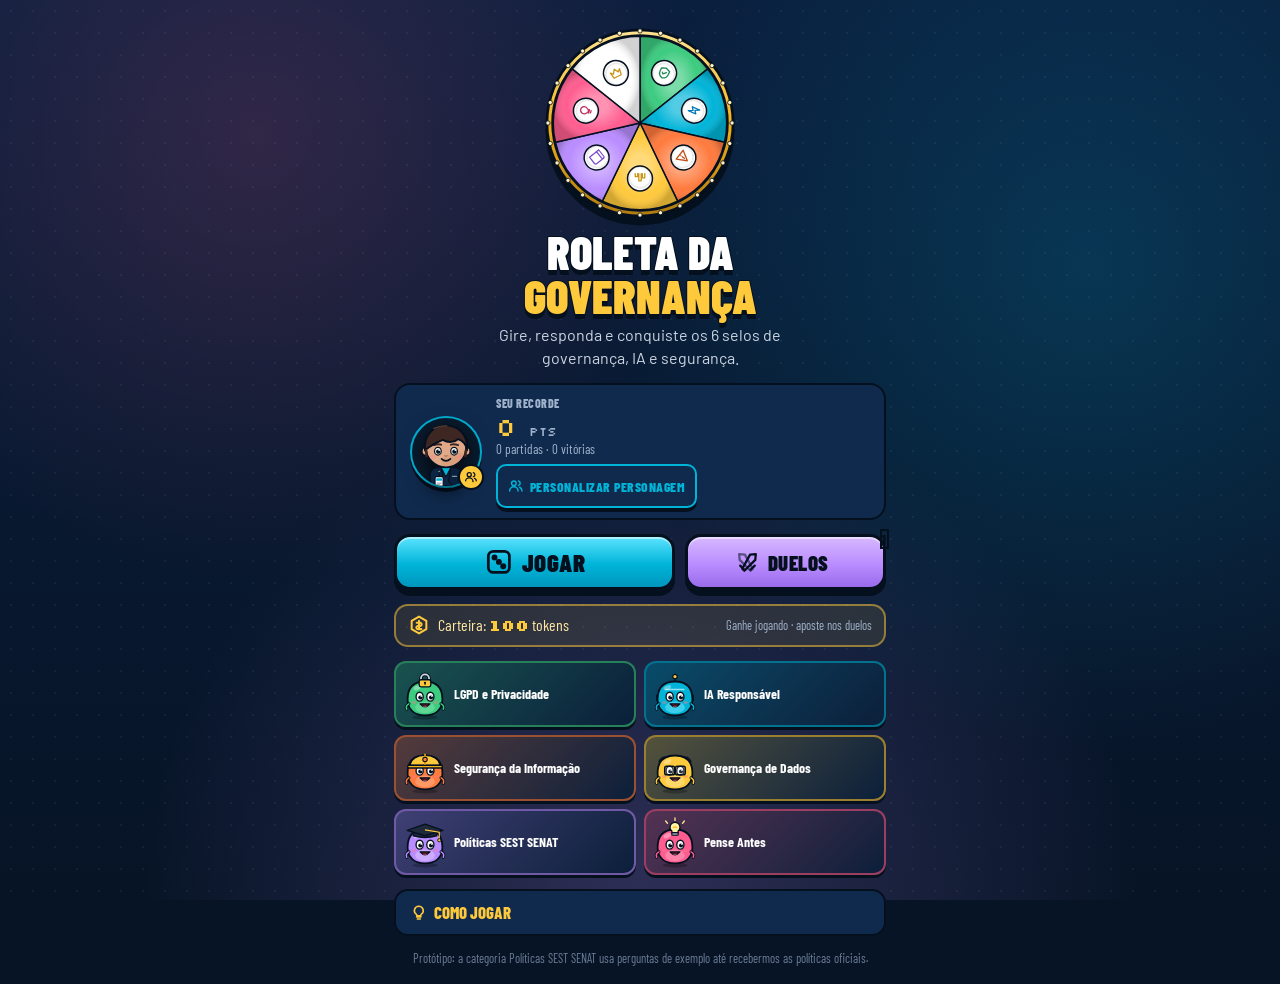
<file: index.html>
<!DOCTYPE html>
<html lang="pt-BR">
<head>
  <meta charset="UTF-8">
  <meta name="viewport" content="width=device-width, initial-scale=1.0, viewport-fit=cover">
  <meta name="theme-color" content="#071426">
  <title>Roleta da Governança | SEST SENAT</title>
  <link rel="icon" type="image/svg+xml" href="favicon.svg">
  <link rel="preconnect" href="https://fonts.googleapis.com">
  <link rel="preconnect" href="https://fonts.gstatic.com" crossorigin>
  <link href="https://fonts.googleapis.com/css2?family=Barlow+Condensed:wght@600;700;800;900&family=Barlow:wght@400;500;600;700&family=Silkscreen:wght@400;700&display=swap" rel="stylesheet">
  <link rel="stylesheet" href="css/style.css">
  <link rel="stylesheet" href="css/comum.css">
  <link rel="stylesheet" href="css/roleta.css">
</head>
<body class="pagina-roleta">
  <div id="roleta-app" class="roleta-app" aria-live="polite">
    <div class="roleta-carregando">Carregando...</div>
  </div>
  <script type="module" src="js/roleta.js"></script>
</body>
</html>
</file>
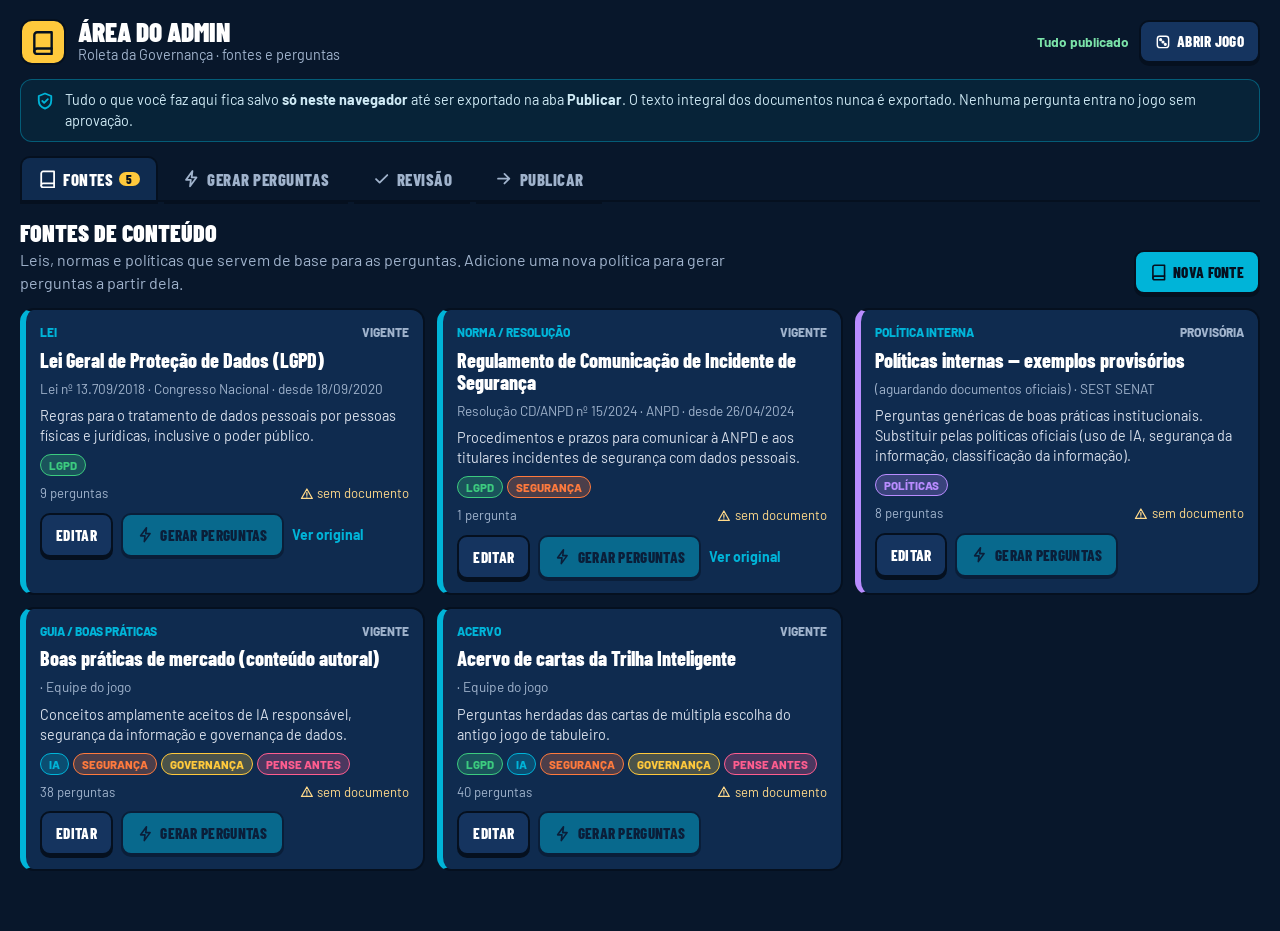
<file: admin.html>
<!DOCTYPE html>
<html lang="pt-BR">
<head>
  <meta charset="UTF-8">
  <meta name="viewport" content="width=device-width, initial-scale=1.0">
  <meta name="robots" content="noindex, nofollow">
  <title>Área do admin • Roleta da Governança</title>
  <link rel="icon" type="image/svg+xml" href="favicon.svg">
  <link rel="preconnect" href="https://fonts.googleapis.com">
  <link rel="preconnect" href="https://fonts.gstatic.com" crossorigin>
  <link href="https://fonts.googleapis.com/css2?family=Barlow+Condensed:wght@600;700;800;900&family=Barlow:wght@400;500;600;700&family=Silkscreen:wght@400;700&display=swap" rel="stylesheet">
  <link rel="stylesheet" href="css/style.css">
  <link rel="stylesheet" href="css/comum.css">
  <link rel="stylesheet" href="css/admin.css">
</head>
<body class="pagina-admin">
  <div id="admin-app" class="admin-app"><p class="admin-carregando">Carregando...</p></div>
  <script type="module" src="js/admin.js"></script>
</body>
</html>
</file>
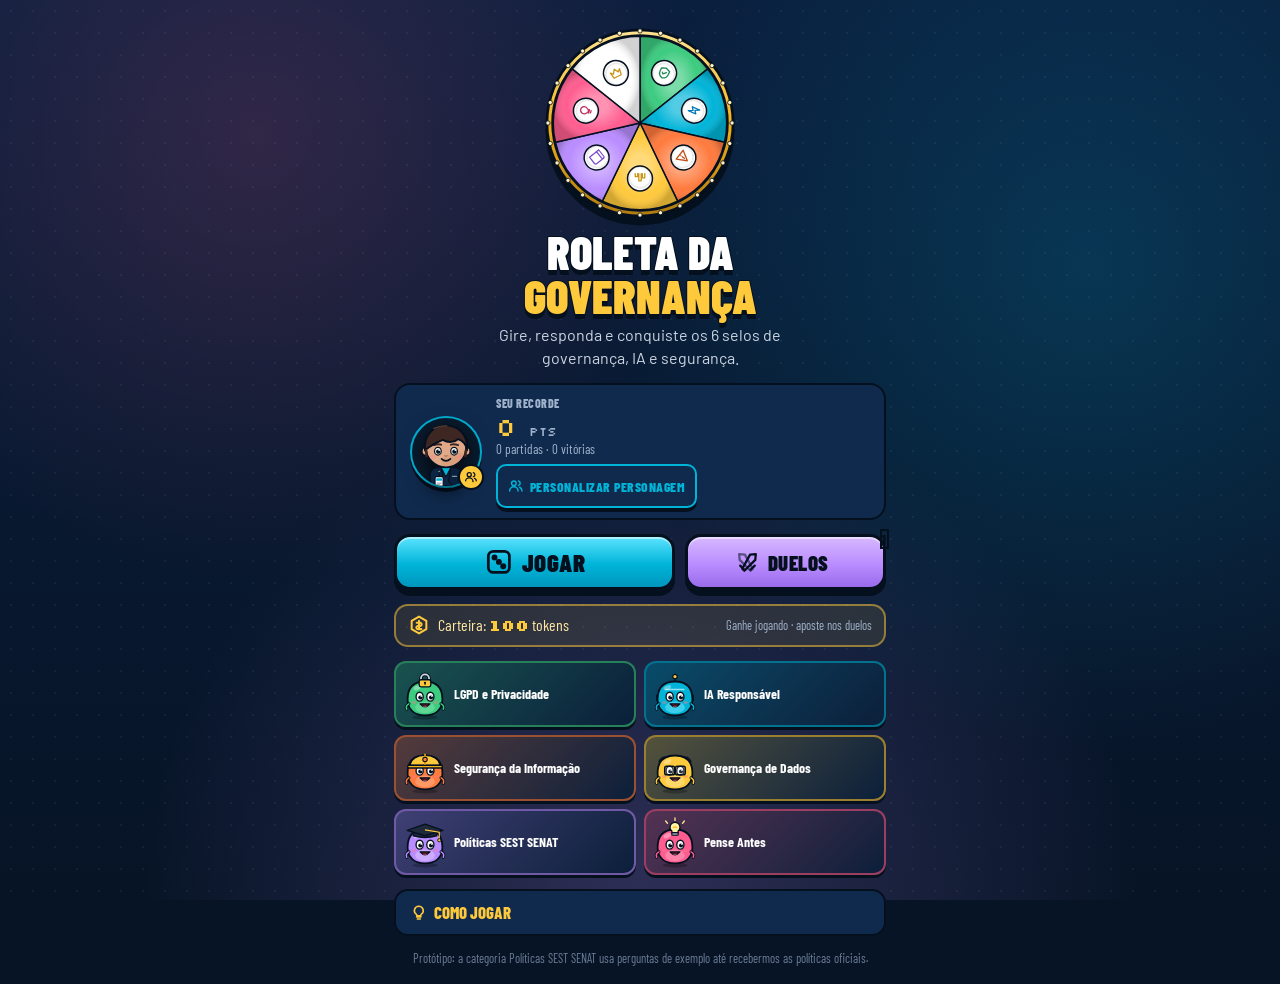
<file: roleta.html>
<!DOCTYPE html>
<html lang="pt-BR">
<head>
  <meta charset="UTF-8">
  <meta http-equiv="refresh" content="0; url=index.html">
  <title>Roleta da Governança</title>
  <script>location.replace('index.html' + location.search + location.hash);</script>
</head>
<body><a href="index.html">Abrir a Roleta da Governança</a></body>
</html>
</file>
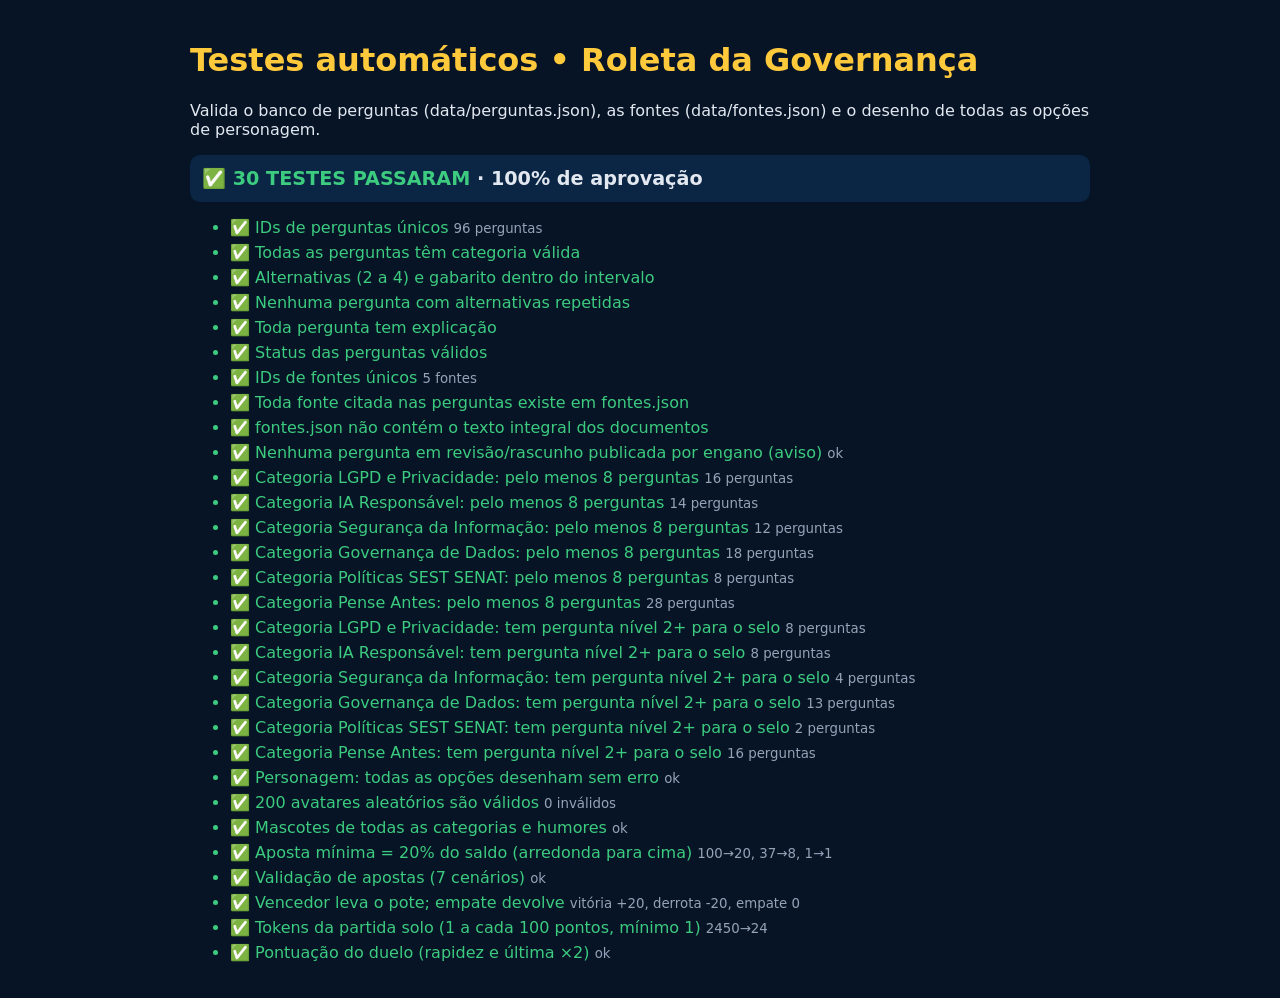
<file: tests.html>
<!DOCTYPE html>
<html lang="pt-BR">
<head>
  <meta charset="UTF-8">
  <meta name="viewport" content="width=device-width, initial-scale=1.0">
  <title>Testes • Roleta da Governança</title>
  <style>
    body { font-family: system-ui, sans-serif; background: #071426; color: #E2E8F0; padding: 20px; max-width: 900px; margin: 0 auto; }
    h1 { color: #FFC93C; }
    .placar { font-size: 1.2rem; font-weight: 800; padding: 12px; border-radius: 10px; background: #0B2545; margin: 12px 0; }
    .pass { color: #3CCB7F; } .fail { color: #FF4D6D; }
    li { margin: 6px 0; } small { color: #94A3B8; }
  </style>
</head>
<body>
  <h1>Testes automáticos • Roleta da Governança</h1>
  <p>Valida o banco de perguntas (data/perguntas.json), as fontes (data/fontes.json) e o desenho de todas as opções de personagem.</p>
  <div class="placar" id="placar">Rodando...</div>
  <ul id="lista"></ul>
  <script type="module">
    import { carregarBanco, CATEGORIAS } from './js/perguntas.js';
    import { AVATAR_OPCOES, AVATAR_PADRAO, renderAvatarSVG, validarAvatar, gerarAvatarAleatorio } from './js/avatar.js';
    import { mascote } from './js/mascotes.js';
    import { apostaMinima, validarAposta, liquidar, tokensDaPartida, pontuarResposta } from './js/duelos.js';

    const lista = document.getElementById('lista');
    let ok = 0, falhas = 0;
    function registrar(nome, passou, detalhe = '') {
      passou ? ok++ : falhas++;
      const li = document.createElement('li');
      li.className = passou ? 'pass' : 'fail';
      li.innerHTML = `${passou ? '✅' : '❌'} ${nome} <small>${detalhe}</small>`;
      lista.appendChild(li);
    }

    const dados = await (await fetch('data/perguntas.json')).json();
    const perguntas = dados.perguntas || [];
    const idsCat = CATEGORIAS.map(c => c.id);

    // 1. IDs únicos
    const ids = perguntas.map(p => p.id);
    const repetidos = ids.filter((id, i) => ids.indexOf(id) !== i);
    registrar('IDs de perguntas únicos', repetidos.length === 0, repetidos.join(', ') || `${ids.length} perguntas`);

    // 2. Categoria válida
    const catInvalida = perguntas.filter(p => !idsCat.includes(p.categoria));
    registrar('Todas as perguntas têm categoria válida', catInvalida.length === 0, catInvalida.map(p => p.id).join(', '));

    // 3. Alternativas e gabarito
    const estrutura = perguntas.filter(p => !Array.isArray(p.alternativas) || p.alternativas.length < 2 || p.alternativas.length > 4
      || p.alternativas.some(a => !String(a).trim()) || !(p.correta >= 0 && p.correta < p.alternativas.length));
    registrar('Alternativas (2 a 4) e gabarito dentro do intervalo', estrutura.length === 0, estrutura.map(p => p.id).join(', '));

    // 4. Alternativas sem duplicata
    const dup = perguntas.filter(p => new Set(p.alternativas.map(a => a.trim().toLowerCase())).size !== p.alternativas.length);
    registrar('Nenhuma pergunta com alternativas repetidas', dup.length === 0, dup.map(p => p.id).join(', '));

    // 5. Explicação presente
    const semExp = perguntas.filter(p => !String(p.explicacao || '').trim());
    registrar('Toda pergunta tem explicação', semExp.length === 0, semExp.map(p => p.id).join(', '));

    // 5b. Status e fontes
    const STATUS = ['aprovada', 'exemplo', 'revisao', 'rascunho'];
    const statusRuim = perguntas.filter(p => p.status && !STATUS.includes(p.status));
    registrar('Status das perguntas válidos', statusRuim.length === 0, statusRuim.map(p => p.id).join(', '));
    const fontesJson = await (await fetch('data/fontes.json')).json();
    const idsFontes = new Set((fontesJson.fontes || []).map(f => f.id));
    registrar('IDs de fontes únicos', idsFontes.size === (fontesJson.fontes || []).length, `${idsFontes.size} fontes`);
    const semFonte = perguntas.filter(p => p.fonte_id && !idsFontes.has(p.fonte_id));
    registrar('Toda fonte citada nas perguntas existe em fontes.json', semFonte.length === 0, semFonte.map(p => `${p.id}→${p.fonte_id}`).join(', '));
    const textoVazado = (fontesJson.fontes || []).filter(f => 'texto' in f);
    registrar('fontes.json não contém o texto integral dos documentos', textoVazado.length === 0, textoVazado.map(f => f.id).join(', '));
    const pendentes = perguntas.filter(p => p.status === 'revisao' || p.status === 'rascunho');
    registrar('Nenhuma pergunta em revisão/rascunho publicada por engano (aviso)', true, pendentes.length ? `${pendentes.length} ficarão fora do jogo` : 'ok');

    // 6. Mínimo por categoria (para uma partida não repetir demais)
    const banco = await carregarBanco();
    CATEGORIAS.forEach(c => {
      const n = banco.porCategoria[c.id].length;
      registrar(`Categoria ${c.nomeLongo}: pelo menos 8 perguntas`, n >= 8, `${n} perguntas`);
    });

    // 7. Perguntas difíceis disponíveis para disputa de selo
    CATEGORIAS.forEach(c => {
      const n = banco.porCategoria[c.id].filter(p => (p.nivel || 1) >= 2).length;
      registrar(`Categoria ${c.nomeLongo}: tem pergunta nível 2+ para o selo`, n >= 1, `${n} perguntas`);
    });

    // 8. Personagem: todas as opções desenham sem erro nos 3 modos e 4 reações
    let erros = [];
    const props = ['corpo', 'expressao', 'roupa', 'cabelo', 'barba', 'rosto', 'cabeca', 'item', 'mobilidade'];
    for (const prop of props) {
      for (const valor of AVATAR_OPCOES[prop]) {
        for (const modo of ['completo', 'busto', 'peao']) {
          try {
            const svg = renderAvatarSVG({ ...AVATAR_PADRAO, [prop]: valor }, { modo });
            if (!svg.startsWith('<svg') || svg.includes('undefined') || svg.includes('NaN')) erros.push(`${prop}=${valor}/${modo}`);
          } catch (e) { erros.push(`${prop}=${valor}/${modo}: ${e.message}`); }
        }
      }
    }
    for (const reacao of ['neutro', 'pulando', 'comemorando', 'assustado']) {
      const svg = renderAvatarSVG(AVATAR_PADRAO, { reacao });
      if (svg.includes('undefined') || svg.includes('NaN')) erros.push(`reacao=${reacao}`);
    }
    registrar('Personagem: todas as opções desenham sem erro', erros.length === 0, erros.slice(0, 5).join(' | ') || 'ok');

    // 9. Avatares aleatórios sempre válidos
    const invalidos = Array.from({ length: 200 }, () => gerarAvatarAleatorio()).filter(a => !validarAvatar(a).valido);
    registrar('200 avatares aleatórios são válidos', invalidos.length === 0, `${invalidos.length} inválidos`);

    // 10. Mascotes
    const mascErr = [...idsCat, 'coroa'].filter(id => ['feliz', 'triste', 'surpreso', 'piscando'].some(h => {
      const s = mascote(id, { humor: h }); return !s.includes('<svg') || s.includes('undefined');
    }));
    registrar('Mascotes de todas as categorias e humores', mascErr.length === 0, mascErr.join(', ') || 'ok');

    // 11. Duelos com aposta
    registrar('Aposta mínima = 20% do saldo (arredonda para cima)', apostaMinima(100) === 20 && apostaMinima(37) === 8 && apostaMinima(1) === 1 && apostaMinima(0) === 1,
      `100→${apostaMinima(100)}, 37→${apostaMinima(37)}, 1→${apostaMinima(1)}`);
    const casos = [
      [{ saldoDesafiante: 100, saldoDesafiado: 50, aposta: 20 }, true, 'aposta mínima válida'],
      [{ saldoDesafiante: 100, saldoDesafiado: 50, aposta: 19 }, false, 'abaixo de 20%'],
      [{ saldoDesafiante: 100, saldoDesafiado: 15, aposta: 20 }, false, 'adversário sem saldo para a mínima'],
      [{ saldoDesafiante: 100, saldoDesafiado: 50, aposta: 60 }, false, 'acima do saldo do adversário'],
      [{ saldoDesafiante: 100, saldoDesafiado: 500, aposta: 120 }, false, 'acima do próprio saldo'],
      [{ saldoDesafiante: 100, saldoDesafiado: 500, aposta: 100 }, true, 'apostar tudo'],
      [{ saldoDesafiante: 0, saldoDesafiado: 50, aposta: 1 }, false, 'sem tokens']
    ];
    const falhosAposta = casos.filter(([c, esperado]) => validarAposta(c).ok !== esperado).map(x => x[2]);
    registrar('Validação de apostas (7 cenários)', falhosAposta.length === 0, falhosAposta.join(', ') || 'ok');
    const v = liquidar(500, 300, 20), dr = liquidar(300, 500, 20), e = liquidar(400, 400, 20);
    registrar('Vencedor leva o pote; empate devolve', v.recebeEu === 40 && v.recebeAdv === 0 && dr.recebeEu === 0 && dr.recebeAdv === 40 && e.recebeEu === 20 && e.recebeAdv === 20,
      `vitória +${v.saldoLiquidoEu}, derrota ${dr.saldoLiquidoEu}, empate ${e.saldoLiquidoEu}`);
    registrar('Tokens da partida solo (1 a cada 100 pontos, mínimo 1)', tokensDaPartida(2450) === 24 && tokensDaPartida(50) === 1, `2450→${tokensDaPartida(2450)}`);
    registrar('Pontuação do duelo (rapidez e última ×2)', pontuarResposta({ correta: true, tempoMs: 0, indice: 0 }) === 150 && pontuarResposta({ correta: true, tempoMs: 15000, indice: 6 }) === 200 && pontuarResposta({ correta: false, tempoMs: 0, indice: 0 }) === 0, 'ok');

    document.getElementById('placar').innerHTML = falhas === 0
      ? `<span class="pass">✅ ${ok} TESTES PASSARAM</span> · 100% de aprovação`
      : `<span class="pass">✅ ${ok} passaram</span> · <span class="fail">❌ ${falhas} falharam</span>`;
  </script>
</body>
</html>
</file>
<file: css/style.css>
@import url('https://fonts.googleapis.com/css2?family=Barlow+Condensed:ital,wght@0,300;0,400;0,500;0,600;0,700;1,400&display=swap');

:root {
  --navy-bg: #071426;
  --navy-darkest: #05101F;
  --navy-main: #0B1F3A;
  --navy-panel: #102A4E;
  --navy-card: #15345F;
  --navy-light: #1E447B;

  --cyan: #00B4D8;
  --cyan-hover: #48CAE4;
  --cyan-dark: #0077B6;
  
  --gold: #FFC93C;
  --gold-dark: #D4A325;
  --orange: #FF7A3D;
  --coral: #E8484F;
  --green: #3CCB7F;
  --blue-conexao: #4361EE;
  --purple-evento: #7209B7;

  --text-white: #FFFFFF;
  --text-muted: #A0B3CC;
  --text-dim: #6B7C96;
  
  --border: #05101F;
  --border-arcade: #00B4D8;

  --font-main: 'Barlow Condensed', -apple-system, BlinkMacSystemFont, "Segoe UI", Roboto, sans-serif;
  --font-title: 'Barlow Condensed', sans-serif;
  --font-pixel: 'Silkscreen', 'Press Start 2P', monospace;
  --font-body: 'Barlow', -apple-system, sans-serif;
  --min-touch: 44px;

  /* Enquadramento 2D e Câmera 2.5D por Medição */
  --incl: 50deg;
  --persp: 1400px;
  --pan-x: 0px;
  --pan-y: 0px;
  --zoom: 1;
}

* {
  box-sizing: border-box;
  margin: 0;
  padding: 0;
  -webkit-tap-highlight-color: transparent;
}

body {
  font-family: var(--font-main);
  background-color: var(--navy-bg);
  color: var(--text-white);
  min-height: 100vh;
  display: flex;
  flex-direction: column;
  align-items: center;
  justify-content: flex-start;
  overflow-x: hidden;
  font-size: 16px;
  line-height: 1.4;
}

/* ==============================================================================
   BREAKPOINTS E RESPONSIVIDADE DE CONTAINER (#app)
   ============================================================================== */
#app {
  width: 100%;
  max-width: 480px;
  min-height: 100vh;
  background-color: var(--navy-main);
  display: flex;
  flex-direction: column;
  position: relative;
  box-shadow: 0 0 32px rgba(0, 0, 0, 0.7);
  transition: max-width 0.2s ease;
}

/* Tablet: 768px - 1199px */
@media (min-width: 768px) and (max-width: 1199px) {
  :root {
    --incl: 50deg;
    --persp: 1100px;
  }
  #app {
    max-width: 820px;
  }
}

/* Desktop: >= 1200px (16:9, tela cheia, sem rolagem no tabuleiro) */
@media (min-width: 1200px) {
  :root {
    --incl: 50deg;
    --persp: 1600px;
  }
  body {
    overflow: hidden;
    height: 100vh;
  }
  #app {
    max-width: 100% !important;
    width: 100vw !important;
    height: 100vh !important;
    min-height: 100vh !important;
    box-shadow: none !important;
    overflow: hidden;
  }
  main#tela-container {
    padding: 10px 20px !important;
    height: calc(100vh - 60px) !important;
    overflow: hidden !important;
  }
}

/* Header Institucional */
header.app-header {
  padding: 10px 18px;
  background: var(--navy-panel);
  border-bottom: 3px solid var(--navy-darkest);
  position: sticky;
  top: 0;
  z-index: 100;
  box-shadow: 0 4px 0 var(--navy-darkest);
}

.header-conteudo {
  display: flex;
  align-items: center;
  justify-content: center;
  position: relative;
  width: 100%;
}

.header-titulos {
  text-align: center;
}

.btn-audio-mute {
  position: absolute;
  right: 0;
  top: 50%;
  transform: translateY(-50%);
  background: rgba(255, 255, 255, 0.08);
  border: 1px solid var(--border);
  border-radius: 8px;
  width: 38px;
  height: 38px;
  min-height: 38px;
  display: flex;
  align-items: center;
  justify-content: center;
  font-size: 1.15rem;
  cursor: pointer;
  color: var(--text-white);
  transition: all 0.2s ease;
}

.btn-audio-mute:hover {
  background: rgba(0, 180, 216, 0.2);
  border-color: var(--cyan);
}

header.app-header h1 {
  font-size: 1.85rem;
  font-weight: 700;
  letter-spacing: 1px;
  color: var(--cyan);
  text-transform: uppercase;
  line-height: 1.1;
}

header.app-header p.subtitulo {
  font-size: 0.95rem;
  color: var(--text-muted);
  text-transform: uppercase;
  letter-spacing: 1px;
  margin-top: 2px;
}

/* Área central de telas */
main#tela-container {
  flex: 1;
  padding: 16px;
  display: flex;
  flex-direction: column;
  position: relative;
}

/* Componentes Comuns: Painéis e Cards estilo Brinquedo / Arcade */
.painel {
  background: var(--navy-panel);
  border: 2.5px solid var(--navy-darkest);
  border-radius: 12px;
  padding: 16px;
  width: 100%;
  box-shadow: 0 4px 0 var(--navy-darkest);
  position: relative;
}

.card {
  background: var(--navy-card);
  border: 2px solid var(--navy-darkest);
  border-radius: 10px;
  padding: 14px;
  box-shadow: 0 3px 0 var(--navy-darkest);
}

/* Detalhe de Parafusos nos Cantos dos Painéis Arcade */
.painel-arcade {
  background: var(--navy-panel);
  border: 2.5px solid var(--navy-darkest);
  border-radius: 12px;
  box-shadow: 0 4px 0 var(--navy-darkest);
  position: relative;
}

.parafuso-canto {
  position: absolute;
  width: 10px;
  height: 10px;
  background: #1E3A5F;
  border: 1.5px solid var(--navy-darkest);
  border-radius: 50%;
}
.parafuso-canto::after {
  content: '+';
  position: absolute;
  top: 50%;
  left: 50%;
  transform: translate(-50%, -50%);
  font-size: 8px;
  color: var(--navy-darkest);
  font-weight: 900;
  line-height: 1;
}
.parafuso-canto.top-left { top: 6px; left: 6px; }
.parafuso-canto.top-right { top: 6px; right: 6px; }
.parafuso-canto.bottom-left { bottom: 6px; left: 6px; }
.parafuso-canto.bottom-right { bottom: 6px; right: 6px; }

/* Tipografia e Títulos */
h2.titulo-secao {
  font-family: var(--font-title);
  font-size: 1.45rem;
  font-weight: 800;
  color: var(--cyan);
  text-transform: uppercase;
  letter-spacing: 0.8px;
  margin-bottom: 12px;
}

h3.titulo-card {
  font-family: var(--font-title);
  font-size: 1.25rem;
  font-weight: 800;
  color: var(--text-white);
  text-transform: uppercase;
  margin-bottom: 8px;
}

/* Fonte Pixel Arcade */
.fonte-pixel {
  font-family: var(--font-pixel);
  letter-spacing: 1px;
}

/* ==============================================================================
   BOTÕES: ESTILO BRINQUEDO / RETRO ARCADE (SOMBRA DURA, SEM BLUR, CLIQUE FÍSICO)
   ============================================================================== */
button, .btn {
  display: inline-flex;
  align-items: center;
  justify-content: center;
  gap: 8px;
  min-height: var(--min-touch);
  min-width: var(--min-touch);
  font-family: var(--font-title);
  font-size: 1.15rem;
  font-weight: 800;
  text-transform: uppercase;
  letter-spacing: 0.5px;
  border: 2.5px solid var(--navy-darkest);
  border-radius: 8px;
  padding: 10px 18px;
  cursor: pointer;
  box-shadow: 0 4px 0 var(--navy-darkest);
  transition: transform 0.08s ease, box-shadow 0.08s ease, background 0.1s ease;
  text-decoration: none;
  user-select: none;
}

button:active:not(:disabled), .btn:active:not(:disabled) {
  transform: translateY(3px);
  box-shadow: 0 1px 0 var(--navy-darkest);
}

button:disabled, .btn:disabled {
  opacity: 0.5;
  cursor: not-allowed;
  transform: none;
  box-shadow: 0 2px 0 var(--navy-darkest);
}

.btn-primary {
  background: var(--cyan);
  color: var(--navy-darkest);
}

.btn-primary:hover:not(:disabled) {
  background: var(--cyan-hover);
}

.btn-secondary {
  background: var(--navy-light);
  color: var(--text-white);
}

.btn-secondary:hover:not(:disabled) {
  background: #285799;
}

.btn-outline {
  background: transparent;
  color: var(--cyan);
  border: 2.5px solid var(--cyan);
}

.btn-outline:hover:not(:disabled) {
  background: var(--navy-panel);
}

.btn-danger {
  background: var(--coral);
  color: #FFFFFF;
}

.btn-danger:hover:not(:disabled) {
  background: #FF5A62;
}

.btn-success {
  background: var(--green);
  color: var(--navy-darkest);
}

.btn-success:hover:not(:disabled) {
  background: #4ADE80;
}

.btn-warning {
  background: var(--gold);
  color: var(--navy-darkest);
}

.btn-warning:hover:not(:disabled) {
  background: #FFE082;
}

.btn-sm {
  min-height: 36px;
  padding: 6px 14px;
  font-size: 0.95rem;
  border-width: 2px;
  box-shadow: 0 3px 0 var(--navy-darkest);
}

.btn-sm:active:not(:disabled) {
  transform: translateY(2px);
  box-shadow: 0 1px 0 var(--navy-darkest);
}

.btn-block {
  width: 100%;
}

/* Inputs e Formulários */
.form-group {
  display: flex;
  flex-direction: column;
  gap: 6px;
  width: 100%;
  margin-bottom: 14px;
  text-align: left;
}

label.form-label {
  font-size: 0.95rem;
  color: var(--text-muted);
  text-transform: uppercase;
  font-weight: 600;
  letter-spacing: 0.5px;
}

input[type="text"],
input[type="email"],
input[type="number"],
select.form-select {
  width: 100%;
  min-height: var(--min-touch);
  background: var(--navy-bg);
  border: 1.5px solid var(--border);
  border-radius: 8px;
  color: var(--text-white);
  font-family: var(--font-main);
  font-size: 1.15rem;
  padding: 10px 14px;
  outline: none;
  transition: border-color 0.2s, box-shadow 0.2s;
}

input:focus, select:focus {
  border-color: var(--cyan);
  box-shadow: 0 0 0 3px var(--cyan-glow);
}

select.form-select option {
  background: var(--navy-panel);
  color: var(--text-white);
}

/* Badges e Pílulas */
.badge {
  display: inline-flex;
  align-items: center;
  gap: 5px;
  padding: 4px 10px;
  border-radius: 20px;
  font-size: 0.85rem;
  font-weight: 700;
  letter-spacing: 0.5px;
  text-transform: uppercase;
}

.badge-oficial {
  background: rgba(255, 209, 102, 0.15);
  color: var(--gold);
  border: 1px solid rgba(255, 209, 102, 0.4);
}

.badge-treino {
  background: rgba(148, 163, 184, 0.15);
  color: var(--text-muted);
  border: 1px solid rgba(148, 163, 184, 0.3);
}

.badge-area {
  background: rgba(0, 180, 216, 0.15);
  color: var(--cyan);
  border: 1px solid var(--border);
}

/* Modais e Overlays Estilo Arcade */
.modal-backdrop {
  position: fixed;
  top: 0;
  left: 0;
  width: 100%;
  height: 100%;
  background: rgba(5, 16, 31, 0.92);
  display: flex;
  align-items: center;
  justify-content: center;
  z-index: 1000;
  padding: 16px;
  opacity: 0;
  pointer-events: none;
  transition: opacity 0.2s ease;
}

.modal-backdrop.ativo {
  opacity: 1;
  pointer-events: auto;
}

.modal-dialog {
  background: var(--navy-panel);
  border: 3px solid var(--navy-darkest);
  border-radius: 12px;
  max-width: 560px;
  width: 100%;
  max-height: 90vh;
  display: flex;
  flex-direction: column;
  box-shadow: 0 8px 0 var(--navy-darkest);
  transform: translateY(12px);
  transition: transform 0.2s ease;
  overflow: hidden;
}

.modal-backdrop.ativo .modal-dialog {
  transform: translateY(0);
}

.modal-header {
  padding: 14px 18px;
  background: var(--navy-card);
  border-bottom: 2.5px solid var(--navy-darkest);
  display: flex;
  align-items: center;
  justify-content: space-between;
}

.modal-header h3 {
  font-family: var(--font-title);
  font-size: 1.35rem;
  font-weight: 800;
  color: var(--cyan);
  text-transform: uppercase;
}

.modal-body {
  padding: 18px;
  overflow-y: auto;
  font-family: var(--font-body);
  font-size: 1.05rem;
  line-height: 1.5;
  color: #E2E8F0;
  display: flex;
  flex-direction: column;
  gap: 14px;
}

.modal-footer {
  padding: 12px 18px;
  background: var(--navy-card);
  border-top: 2.5px solid var(--navy-darkest);
  display: flex;
  gap: 10px;
  justify-content: flex-end;
}

/* Scrollbar fina corporativa */
.modal-body::-webkit-scrollbar {
  width: 6px;
}
.modal-body::-webkit-scrollbar-thumb {
  background: var(--navy-light);
  border-radius: 3px;
}
.modal-body::-webkit-scrollbar-thumb:hover {
  background: var(--cyan);
}

/* ==============================================================================
   ACESSIBILIDADE: PREFERS-REDUCED-MOTION
   ============================================================================== */
@media (prefers-reduced-motion: reduce) {
  *, *::before, *::after {
    animation-duration: 0.01ms !important;
    animation-iteration-count: 1 !important;
    transition-duration: 0.01ms !important;
    scroll-behavior: auto !important;
  }
  .fade-in {
    animation: none !important;
    opacity: 1 !important;
  }
}
</file>
<file: css/comum.css>
/* ==============================================================================
   css/comum.css • Ícones, efeitos e personalização do personagem
   (extraído dos estilos da antiga Trilha Inteligente)
   ============================================================================== */

/* Ícones SVG da interface */
.ico { width: 1.05em; height: 1.05em; flex-shrink: 0; vertical-align: -0.15em; display: inline-block; }
.btn .ico, button .ico { width: 1.15em; height: 1.15em; }

/* ------------------------------------------------------------------------------
   5. EFEITOS (fx.js)
   ------------------------------------------------------------------------------ */
.fx-confete-canvas { position: fixed; inset: 0; pointer-events: none; z-index: 100000; }
.fx-tremer { animation: fx-tremer 0.4s ease; }
.fx-tremer-forte { animation: fx-tremer-forte 0.5s ease; }
@keyframes fx-tremer { 0%, 100% { translate: 0 0; } 20% { translate: -6px 0; } 40% { translate: 5px 0; } 60% { translate: -4px 0; } 80% { translate: 3px 0; } }
@keyframes fx-tremer-forte { 0%, 100% { translate: 0 0; } 15% { translate: -10px 2px; } 30% { translate: 9px -2px; } 45% { translate: -7px 1px; } 60% { translate: 6px 0; } 80% { translate: -3px 0; } }
.fx-flash { position: fixed; inset: 0; pointer-events: none; z-index: 99990; animation: fx-flash 0.7s ease-out forwards; }
.fx-flash-sucesso { box-shadow: inset 0 0 120px rgba(60, 203, 127, 0.75); }
.fx-flash-perigo { box-shadow: inset 0 0 140px rgba(232, 72, 79, 0.85); }
@keyframes fx-flash { from { opacity: 1; } to { opacity: 0; } }
.fx-moeda {
  position: fixed; left: 0; top: 0; width: 18px; height: 18px; z-index: 100001; pointer-events: none;
  border-radius: 50%; background: radial-gradient(circle at 35% 30%, #FFF3C4, #FFC93C 45%, #C99616);
  border: 2px solid #05101F; box-shadow: 0 2px 6px rgba(0, 0, 0, 0.5);
}
.fx-moeda-perda { filter: grayscale(0.6) brightness(0.8); }
.fx-pulsar { animation: fx-pulsar 0.45s ease-out; }
@keyframes fx-pulsar { 0% { transform: scale(1); } 40% { transform: scale(1.08); box-shadow: 0 0 18px rgba(255, 201, 60, 0.8); } 100% { transform: scale(1); } }
.fx-selo-central {
  position: fixed; left: 50%; top: 22%; z-index: 100002; pointer-events: none;
  font-family: var(--font-pixel); font-size: 1.6rem; color: #FFF; white-space: nowrap;
  padding: 10px 22px; border-radius: 12px; border: 3px solid #05101F;
  background: linear-gradient(135deg, #FF7A3D, #E8484F); box-shadow: 0 6px 0 #05101F, 0 0 30px rgba(255, 122, 61, 0.6);
  animation: fx-selo 1.5s cubic-bezier(.2,1.4,.4,1) forwards;
}
@keyframes fx-selo { 0% { opacity: 0; transform: translate(-50%, 20px) scale(0.6); } 18% { opacity: 1; transform: translate(-50%, 0) scale(1.08); } 30% { transform: translate(-50%, 0) scale(1); } 80% { opacity: 1; } 100% { opacity: 0; transform: translate(-50%, -30px) scale(1); } }

@media (prefers-reduced-motion: reduce) {
  .dadinho-fala, .dadinho-rosto, .fx-selo-central, .hud-tokens-destaque.tokens-criticos { animation: none !important; }
}

/* ---------------- Personalização do personagem (base) ---------------- */
.modal-avatar-backdrop {
  z-index: 1500;
  display: none;
  align-items: center;
  justify-content: center;
  padding: 16px;
  background: rgba(3, 10, 20, 0.88);
  backdrop-filter: blur(8px);
}

.modal-avatar-backdrop.ativo {
  display: flex !important;
}

.criador-avatar-dialog {
  max-width: 920px;
  width: 100%;
  max-height: 90vh;
  display: flex;
  flex-direction: column;
  background: var(--navy-panel);
  border: 3px solid var(--navy-darkest);
  border-radius: 16px;
  box-shadow: 0 12px 32px rgba(0, 0, 0, 0.9), 0 0 24px rgba(0, 180, 216, 0.25);
  overflow: hidden;
}

.criador-avatar-header {
  background: #061528;
  border-bottom: 2px solid var(--navy-darkest);
  padding: 14px 20px;
  display: flex;
  align-items: center;
  justify-content: space-between;
}

.criador-avatar-body {
  display: grid;
  grid-template-columns: 280px 1fr;
  gap: 20px;
  padding: 20px;
  overflow-y: auto;
  max-height: calc(90vh - 140px);
}

@media (max-width: 768px) {
  .criador-avatar-body {
    display: flex;
    flex-direction: column;
    gap: 16px;
    padding: 14px;
  }
}

/* Coluna de Prévia do Avatar */
.criador-previa-coluna {
  display: flex;
  flex-direction: column;
  align-items: center;
  gap: 12px;
}

.avatar-podio-box {
  width: 100%;
  height: 250px;
  background: radial-gradient(circle at 50% 45%, #103254 0%, #061528 85%);
  border: 2px solid var(--navy-darkest);
  border-radius: 14px;
  position: relative;
  display: flex;
  align-items: center;
  justify-content: center;
  overflow: hidden;
  box-shadow: inset 0 0 30px rgba(0, 0, 0, 0.8);
}

.avatar-podio-luz {
  position: absolute;
  top: 10px;
  width: 140px;
  height: 140px;
  border-radius: 50%;
  background: radial-gradient(circle, rgba(0, 180, 216, 0.28) 0%, transparent 70%);
  pointer-events: none;
}

.avatar-previa-wrapper {
  width: 170px;
  height: 190px;
  z-index: 10;
  display: flex;
  align-items: center;
  justify-content: center;
  animation: avatar-podio-bounce 2.6s infinite ease-in-out;
}

@keyframes avatar-podio-bounce {
  0%, 100% { transform: translateY(0px) rotate(0deg); }
  50% { transform: translateY(-7px) rotate(0.6deg); }
}

.avatar-chibi-svg {
  width: 100%;
  height: 100%;
  display: block;
  filter: drop-shadow(0 4px 10px rgba(0, 0, 0, 0.7));
}

.criador-botoes-rapidos {
  display: flex;
  gap: 10px;
  width: 100%;
}

.criador-botoes-rapidos .btn {
  flex: 1;
}

.avatar-selo-marca-info {
  font-size: 0.75rem;
  color: var(--text-dim);
  display: flex;
  align-items: center;
  justify-content: center;
}

/* Coluna de Opções e Abas */
.criador-opcoes-coluna {
  display: flex;
  flex-direction: column;
  gap: 14px;
  min-width: 0;
}

.avatar-abas-nav {
  display: flex;
  gap: 6px;
  overflow-x: auto;
  padding-bottom: 6px;
  border-bottom: 2px solid var(--navy-darkest);
}

.avatar-aba-btn {
  background: #081B30;
  color: var(--text-muted);
  border: 1.5px solid var(--border-arcade);
  border-radius: 8px;
  padding: 8px 14px;
  font-family: var(--font-title);
  font-size: 0.95rem;
  font-weight: 800;
  cursor: pointer;
  white-space: nowrap;
  transition: all 0.2s ease;
  display: flex;
  align-items: center;
  gap: 6px;
}

.avatar-aba-btn:hover {
  border-color: var(--cyan);
  color: var(--text-white);
  background: #0E2C4D;
}

.avatar-aba-btn.ativa {
  background: var(--cyan);
  color: var(--navy-darkest);
  border-color: var(--cyan);
  box-shadow: 0 0 12px rgba(0, 180, 216, 0.4);
}

.avatar-aba-painel {
  display: flex;
  flex-direction: column;
  gap: 16px;
  overflow-y: auto;
  max-height: 380px;
  padding-right: 4px;
}

.avatar-secao-grupo {
  display: flex;
  flex-direction: column;
  gap: 8px;
}

.avatar-grupo-rotulo {
  font-family: var(--font-title);
  font-size: 0.85rem;
  font-weight: 800;
  text-transform: uppercase;
  letter-spacing: 0.5px;
  color: var(--gold);
}

/* Grade de Botões Cards */
.avatar-grade-opcoes {
  display: grid;
  grid-template-columns: repeat(auto-fit, minmax(110px, 1fr));
  gap: 8px;
}

.avatar-botoes-corpo-grid {
  display: grid;
  grid-template-columns: 1fr 1fr;
  gap: 10px;
}

.btn-opcao-card {
  background: var(--navy-card);
  border: 2px solid var(--navy-darkest);
  border-radius: 10px;
  padding: 10px 8px;
  color: var(--text-white);
  font-family: var(--font-body);
  font-size: 0.85rem;
  font-weight: 700;
  cursor: pointer;
  display: flex;
  flex-direction: column;
  align-items: center;
  justify-content: center;
  gap: 4px;
  text-align: center;
  transition: all 0.2s ease;
}

.btn-opcao-card:hover {
  border-color: var(--cyan);
  background: #11335A;
  transform: translateY(-2px);
}

.btn-opcao-card.selecionado {
  border-color: var(--gold);
  background: rgba(255, 201, 60, 0.15);
  color: var(--gold);
  box-shadow: 0 0 10px rgba(255, 201, 60, 0.3);
}

/* Swatches de Pele e Cores */
.avatar-paleta-pele-grid,
.avatar-paleta-cores-grid {
  display: grid;
  grid-template-columns: repeat(auto-fill, minmax(42px, 1fr));
  gap: 8px;
}

.avatar-swatch-pele,
.avatar-swatch-cor {
  width: 44px;
  height: 44px;
  border-radius: 50%;
  border: 3px solid var(--navy-darkest);
  cursor: pointer;
  display: flex;
  align-items: center;
  justify-content: center;
  box-shadow: 0 3px 0 var(--navy-darkest);
  transition: all 0.2s ease;
  position: relative;
}

.avatar-swatch-pele:hover,
.avatar-swatch-cor:hover {
  transform: scale(1.1);
  border-color: var(--cyan);
}

.avatar-swatch-pele.selecionado,
.avatar-swatch-cor.selecionado {
  transform: scale(1.15);
  border-color: var(--gold);
  box-shadow: 0 0 12px rgba(255, 201, 60, 0.6);
}

.swatch-check {
  font-family: var(--font-pixel);
  font-size: 0.8rem;
  font-weight: 900;
  color: #05101F;
  text-shadow: 0 0 3px #FFFFFF;
}

/* Rodapé do Modal */
.criador-avatar-footer {
  background: #061528;
  border-top: 2px solid var(--navy-darkest);
  padding: 14px 20px;
  display: flex;
  align-items: center;
  justify-content: flex-end;
  gap: 12px;
}

/* ------------------------------------------------------------------------------
   7. PERSONALIZAÇÃO DO PERSONAGEM (miniaturas reais em cada opção)
   ------------------------------------------------------------------------------ */
.criador-avatar-dialog { max-width: 1000px; }
.criador-avatar-body { grid-template-columns: 300px 1fr; align-items: start; }
.criador-titulo-ico { width: 26px; height: 26px; color: var(--gold); display: inline-flex; }
.criador-titulo-ico .ico { width: 100%; height: 100%; }
.avatar-previa-wrapper svg { width: 100%; height: 100%; }

.avatar-abas-nav { display: grid; grid-template-columns: repeat(3, 1fr); gap: 6px; overflow: visible; }
.avatar-aba-btn { justify-content: center; text-transform: uppercase; padding: 9px 8px; min-width: 0; }
.avatar-aba-btn span { overflow: hidden; text-overflow: ellipsis; }
.avatar-aba-painel { max-height: 430px; }

.avatar-grade-mini { display: grid; grid-template-columns: repeat(auto-fill, minmax(96px, 1fr)); gap: 8px; }
.avatar-grade-mini.grade-2 { grid-template-columns: repeat(2, minmax(0, 150px)); }
.avatar-grade-mini.grade-3 { grid-template-columns: repeat(3, minmax(0, 150px)); }
.avatar-opcao-mini {
  display: flex; flex-direction: column; align-items: center; gap: 4px; cursor: pointer;
  padding: 6px 4px 8px; border-radius: 12px;
  background: linear-gradient(180deg, #123257, #0A1F38); border: 2px solid #05101F;
  box-shadow: 0 3px 0 #05101F; color: var(--text-muted);
  font-family: var(--font-main); text-transform: none; letter-spacing: 0;
  transition: transform 0.12s ease, border-color 0.12s ease;
}
.avatar-opcao-mini:hover { transform: translateY(-2px); border-color: var(--cyan); color: var(--text-white); }
.avatar-opcao-mini.selecionado { border-color: var(--gold); background: linear-gradient(180deg, #2A3E5C, #142843); color: var(--text-white); box-shadow: 0 3px 0 #05101F, 0 0 0 2px rgba(255, 201, 60, 0.35); }
.avatar-opcao-previa { width: 72px; height: 72px; display: block; border-radius: 50%; overflow: hidden; background: radial-gradient(circle at 50% 40%, #1E4E80, #0B2440); }
.mini-completo .avatar-opcao-previa { width: 78px; height: 86px; border-radius: 10px; }
.avatar-opcao-previa svg { width: 100%; height: 100%; display: block; }
.avatar-opcao-nome { font-weight: 700; font-size: 0.85rem; line-height: 1.1; text-align: center; }

.avatar-swatch-cor { position: relative; }
.avatar-previa-wrapper { width: 230px !important; height: 250px !important; }
.avatar-podio-box { height: auto !important; min-height: 270px; display: flex; align-items: center; justify-content: center; }
</file>
<file: css/roleta.css>
/* ==============================================================================
   css/roleta.css • Roleta da Governança (mobile-first)
   ============================================================================== */

body.pagina-roleta {
  min-height: 100dvh;
  background:
    radial-gradient(ellipse 80% 50% at 50% 0%, rgba(0, 180, 216, 0.18), transparent 70%),
    radial-gradient(ellipse 60% 40% at 50% 100%, rgba(185, 140, 255, 0.14), transparent 70%),
    #071426;
  display: block;
}

.roleta-app { width: 100%; max-width: 520px; margin: 0 auto; min-height: 100dvh; padding: max(12px, env(safe-area-inset-top)) 14px max(16px, env(safe-area-inset-bottom)); }
.roleta-carregando { text-align: center; padding: 40vh 0; color: var(--text-muted); }
.roleta-tela { display: flex; flex-direction: column; gap: 14px; animation: tela-entra 0.3s ease-out; }
@keyframes tela-entra { from { opacity: 0; transform: translateY(8px); } to { opacity: 1; transform: none; } }

.roleta-btn-principal {
  display: flex; align-items: center; justify-content: center; gap: 8px; width: 100%;
  min-height: 56px; border-radius: 16px; cursor: pointer;
  background: linear-gradient(180deg, #2BD3F5, #00B4D8); color: #05101F;
  border: 3px solid #05101F; box-shadow: 0 5px 0 #05101F;
  font-family: var(--font-title); font-weight: 900; font-size: 1.4rem; text-transform: uppercase; letter-spacing: 0.5px;
  transition: transform 0.08s ease, box-shadow 0.08s ease;
}
.roleta-btn-principal:active { transform: translateY(4px); box-shadow: 0 1px 0 #05101F; }
.roleta-btn-principal .ico { width: 1.2em; height: 1.2em; }
.roleta-btn-secundario {
  width: 100%; min-height: 48px; border-radius: 14px; cursor: pointer;
  background: transparent; color: var(--text-muted); border: 2px solid #1E447B;
  font-family: var(--font-title); font-weight: 800; font-size: 1.1rem; text-transform: uppercase;
}

/* ---------------- Início ---------------- */
.roleta-link-trilha { align-self: flex-start; display: inline-flex; align-items: center; gap: 6px; color: var(--text-muted); text-decoration: none; font-weight: 700; font-size: 0.95rem; padding: 6px 2px; }
.roleta-link-trilha:hover { color: var(--text-white); }
.inicio-marca { text-align: center; display: flex; flex-direction: column; align-items: center; gap: 6px; }
.inicio-roleta-mini { width: 168px; height: 168px; animation: girar-lento 24s linear infinite; filter: drop-shadow(0 8px 0 #05101F); }
.inicio-roleta-mini svg { width: 100%; height: 100%; }
@keyframes girar-lento { to { transform: rotate(360deg); } }
.inicio-marca h1 { font-family: var(--font-title); font-weight: 900; font-size: 2.6rem; line-height: 0.95; text-transform: uppercase; color: var(--text-white); margin-top: 6px; }
.inicio-marca h1 span { color: var(--gold); }
.inicio-marca p { color: #CBD5E1; font-size: 1rem; max-width: 340px; font-family: var(--font-body); }
.inicio-jogador { display: flex; align-items: center; gap: 14px; background: var(--navy-panel); border: 2px solid #05101F; border-radius: 16px; padding: 10px 14px; }
.inicio-avatar { width: 64px; height: 64px; border-radius: 50%; overflow: hidden; background: #0A1C30; border: 2px solid var(--cyan); flex-shrink: 0; }
.inicio-avatar svg { width: 100%; height: 100%; }
.inicio-recorde-rotulo { font-size: 0.75rem; text-transform: uppercase; font-weight: 800; color: var(--text-muted); letter-spacing: 0.5px; }
.inicio-recorde { font-family: var(--font-pixel); font-size: 1.6rem; color: var(--gold); line-height: 1.1; }
.inicio-recorde small { font-size: 0.8rem; color: var(--text-muted); }
.inicio-partidas { font-size: 0.82rem; color: var(--text-muted); }
.inicio-categorias { display: grid; grid-template-columns: 1fr 1fr; gap: 8px; }
.inicio-cat { display: flex; align-items: center; gap: 8px; padding: 8px 10px; border-radius: 12px; background: color-mix(in srgb, var(--cor) 16%, #0B1F3A); border: 2px solid color-mix(in srgb, var(--cor) 60%, #05101F); font-weight: 700; font-size: 0.88rem; line-height: 1.15; }
.inicio-cat span { width: 30px; height: 30px; border-radius: 9px; background: var(--cor); color: #05101F; display: grid; place-items: center; flex-shrink: 0; border: 2px solid #05101F; }
.inicio-cat .ico { width: 18px; height: 18px; }
.inicio-regras { background: var(--navy-panel); border: 2px solid #05101F; border-radius: 14px; padding: 10px 14px; }
.inicio-regras summary { cursor: pointer; font-weight: 800; text-transform: uppercase; font-family: var(--font-title); font-size: 1.05rem; display: flex; align-items: center; gap: 6px; color: var(--gold); }
.inicio-regras ul { margin: 10px 0 2px 18px; display: flex; flex-direction: column; gap: 6px; font-family: var(--font-body); font-size: 0.92rem; color: #D7DEEA; }
.inicio-nota { font-size: 0.78rem; color: var(--text-dim); text-align: center; }

/* ---------------- HUD ---------------- */
.roleta-hud { display: flex; flex-direction: column; gap: 8px; background: var(--navy-panel); border: 2px solid #05101F; border-radius: 16px; padding: 8px 10px; box-shadow: 0 4px 0 #05101F; }
.hud-linha { display: flex; align-items: center; gap: 10px; }
.hud-sair { width: 36px; height: 36px; border-radius: 10px; border: 2px solid #1E447B; background: transparent; color: var(--text-muted); display: grid; place-items: center; cursor: pointer; flex-shrink: 0; }
.hud-vidas { display: flex; gap: 3px; }
.hud-vida svg { width: 24px; height: 24px; fill: #FF4D6D; display: block; }
.hud-vida.perdida svg { fill: #1E2E45; }
.hud-pontos { margin-left: auto; font-family: var(--font-pixel); color: var(--gold); font-size: 0.8rem; }
.hud-pontos span { font-size: 1.15rem; }
.hud-moedas { display: inline-flex; align-items: center; gap: 4px; background: #05101F; border-radius: 999px; padding: 4px 10px; font-family: var(--font-pixel); color: #FFE7A3; font-size: 0.95rem; }
.hud-moedas .ico { color: var(--gold); width: 18px; height: 18px; }
.hud-linha-2 { justify-content: space-between; }
.hud-selos { display: flex; gap: 5px; }
.hud-selo { width: 32px; height: 32px; border-radius: 50%; display: grid; place-items: center; background: #0A1C30; border: 2px dashed color-mix(in srgb, var(--cor) 55%, #1E447B); color: color-mix(in srgb, var(--cor) 50%, #1E447B); }
.hud-selo .ico { width: 16px; height: 16px; }
.hud-selo.ganho { background: var(--cor); border: 2px solid #05101F; color: #05101F; box-shadow: 0 0 10px color-mix(in srgb, var(--cor) 70%, transparent); animation: selo-pop 0.5s cubic-bezier(.2,1.6,.4,1); }
@keyframes selo-pop { from { transform: scale(0.3); } to { transform: scale(1); } }
.hud-coroa { display: flex; align-items: center; gap: 6px; color: var(--gold); }
.hud-coroa > .ico { width: 22px; height: 22px; }
.coroa-barra { display: flex; gap: 3px; }
.coroa-passo { width: 16px; height: 10px; border-radius: 3px; background: #0A1C30; border: 1px solid #5C4A1A; }
.coroa-passo.cheio { background: var(--gold); border-color: #05101F; box-shadow: 0 0 6px rgba(255, 201, 60, 0.7); }

/* ---------------- Roleta ---------------- */
.roleta-centro { display: flex; flex-direction: column; align-items: center; gap: 12px; padding-top: 6px; }
.roleta-rodada { font-family: var(--font-title); font-weight: 800; color: var(--text-muted); text-transform: uppercase; letter-spacing: 1px; }
.roleta-wrap { position: relative; width: min(88vw, 360px); aspect-ratio: 1; filter: drop-shadow(0 10px 0 #05101F) drop-shadow(0 18px 24px rgba(0, 0, 0, 0.5)); }
.roleta-svg { width: 100%; height: 100%; display: block; }
.roleta-disco { transform-origin: 160px 160px; transform-box: view-box; }

.roleta-botao-girar {
  position: absolute; inset: 0; margin: auto; transform: none !important;
  width: 28%; height: 28%; border-radius: 50%; cursor: pointer; z-index: 2; padding: 0;
  background: radial-gradient(circle at 40% 35%, #FFFFFF, #E2E8F0 60%, #B8C4D4); border: 4px solid #05101F; box-shadow: 0 5px 0 #05101F;
  font-family: var(--font-title); font-weight: 900; font-size: clamp(1rem, 4.6vw, 1.35rem); color: #0B2545; letter-spacing: 0.5px;
  display: grid; place-items: center;
}
.roleta-botao-girar:active:not([disabled]) { box-shadow: 0 1px 0 #05101F; filter: brightness(0.95); }
.roleta-botao-girar[disabled] { cursor: default; }
.roleta-botao-girar .ico { width: 48%; height: 48%; color: #C99616; }
.coroa-pronta .roleta-botao-girar { background: radial-gradient(circle at 40% 35%, #FFF6D0, #FFC93C 70%); animation: pulso-coroa 0.9s infinite alternate; }
@keyframes pulso-coroa { to { box-shadow: 0 5px 0 #05101F, 0 0 0 10px rgba(255, 201, 60, 0.35); } }
.roleta-dica { min-height: 40px; color: var(--text-muted); font-weight: 700; text-align: center; }
.dica-resultado { display: inline-flex; align-items: center; gap: 8px; padding: 8px 16px; border-radius: 999px; background: var(--cor); color: #05101F; border: 3px solid #05101F; font-family: var(--font-title); font-weight: 900; font-size: 1.3rem; text-transform: uppercase; animation: selo-pop 0.4s cubic-bezier(.2,1.6,.4,1); }
.dica-resultado .ico { width: 22px; height: 22px; }

/* ---------------- Escolher selo ---------------- */
.escolher-selo { text-align: center; display: flex; flex-direction: column; align-items: center; gap: 8px; padding-top: 6px; }
.escolher-coroa { width: 74px; height: 74px; color: var(--gold); filter: drop-shadow(0 4px 0 #05101F); animation: selo-pop 0.5s cubic-bezier(.2,1.6,.4,1); }
.escolher-coroa .ico { width: 100%; height: 100%; }
.escolher-selo h2 { font-family: var(--font-title); font-weight: 900; font-size: 1.7rem; text-transform: uppercase; line-height: 1; }
.escolher-selo p { color: #CBD5E1; }
.escolher-grade { display: grid; grid-template-columns: 1fr 1fr; gap: 10px; width: 100%; margin-top: 6px; }
.escolher-cat {
  display: flex; flex-direction: column; align-items: center; gap: 6px; padding: 14px 8px; min-height: 104px; cursor: pointer;
  border-radius: 16px; background: var(--cor); color: #05101F; border: 3px solid #05101F; box-shadow: 0 5px 0 var(--escura), 0 5px 0 2px #05101F;
  font-family: var(--font-title); font-weight: 900; font-size: 1.05rem; text-transform: uppercase; line-height: 1.05;
}
.escolher-cat span { width: 40px; height: 40px; }
.escolher-cat .ico { width: 100%; height: 100%; }
.escolher-cat:active { transform: translateY(4px); box-shadow: 0 1px 0 var(--escura); }

/* ---------------- Pergunta ---------------- */
.pergunta-cartao { background: #FFFDF6; color: #0B2545; border: 3px solid #05101F; border-radius: 20px; padding: 14px; box-shadow: 0 6px 0 var(--escura), 0 6px 0 3px #05101F; display: flex; flex-direction: column; gap: 12px; }
.pergunta-topo { display: flex; align-items: center; gap: 6px; flex-wrap: wrap; }
.pergunta-cat { display: inline-flex; align-items: center; gap: 6px; background: var(--cor); color: #05101F; border: 2px solid #05101F; border-radius: 999px; padding: 4px 12px; font-family: var(--font-title); font-weight: 900; text-transform: uppercase; font-size: 0.95rem; }
.pergunta-cat .ico { width: 18px; height: 18px; }
.pergunta-selo { display: inline-flex; align-items: center; gap: 4px; background: #0B2545; color: var(--gold); border-radius: 999px; padding: 4px 10px; font-weight: 900; font-size: 0.8rem; text-transform: uppercase; }
.pergunta-exemplo { margin-left: auto; font-size: 0.7rem; font-weight: 800; text-transform: uppercase; color: #7B4FCF; border: 1px dashed #7B4FCF; border-radius: 6px; padding: 1px 6px; }
.pergunta-timer { position: relative; height: 18px; border-radius: 10px; background: #E2E8F0; border: 2px solid #05101F; overflow: hidden; }
.pergunta-timer-barra { position: absolute; inset: 0; transform-origin: left center; background: var(--cor); }
.pergunta-timer-barra.urgente { background: #E8484F; }
.pergunta-timer span { position: absolute; right: 8px; top: 50%; transform: translateY(-50%); font-family: var(--font-pixel); font-size: 0.75rem; color: #05101F; }
.pergunta-texto { font-family: var(--font-body); font-weight: 700; font-size: 1.18rem; line-height: 1.35; color: #0B2545; }
.pergunta-alternativas { display: flex; flex-direction: column; gap: 8px; }
.alternativa {
  display: flex; align-items: center; justify-content: flex-start; gap: 10px; text-align: left; cursor: pointer; width: 100%;
  min-height: 54px; padding: 10px 12px; border-radius: 14px;
  background: #FFFFFF; color: #0B2545; border: 3px solid #0B2545; box-shadow: 0 4px 0 #0B2545;
  font-family: var(--font-body); font-weight: 600; font-size: 1rem; line-height: 1.3; text-transform: none; letter-spacing: 0;
  transition: transform 0.08s ease;
}
.alternativa:active:not([disabled]) { transform: translateY(3px); box-shadow: 0 1px 0 #0B2545; }
.alt-letra { width: 32px; height: 32px; border-radius: 10px; flex-shrink: 0; display: grid; place-items: center; background: var(--cor); color: #05101F; border: 2px solid #05101F; font-family: var(--font-title); font-weight: 900; font-size: 1.1rem; }
.alternativa.certa { background: #D4F7E2; border-color: #1F8A52; box-shadow: 0 4px 0 #1F8A52; }
.alternativa.certa .alt-letra { background: #3CCB7F; }
.alternativa.errada { background: #FFE0E5; border-color: #B3263C; box-shadow: 0 4px 0 #B3263C; }
.alternativa.errada .alt-letra { background: #E8484F; color: #fff; }
.alternativa.apagada { opacity: 0.45; }
.alternativa.eliminada { opacity: 0.3; text-decoration: line-through; }
.alternativa.errada-leve { background: #FFE0E5; }
.pergunta-feedback { border-radius: 14px; padding: 12px; display: flex; flex-direction: column; gap: 8px; font-family: var(--font-body); animation: tela-entra 0.3s ease-out; }
.pergunta-feedback.ok { background: #E6FAEF; border: 2px solid #3CCB7F; }
.pergunta-feedback.erro { background: #FFEEF0; border: 2px solid #E8484F; }
.fb-titulo { display: flex; align-items: center; gap: 6px; font-family: var(--font-title); font-weight: 900; font-size: 1.4rem; text-transform: uppercase; }
.pergunta-feedback.ok .fb-titulo { color: #1F8A52; }
.pergunta-feedback.erro .fb-titulo { color: #B3263C; }
.fb-pontos { margin-left: auto; font-family: var(--font-pixel); font-size: 1rem; color: #0B2545; background: var(--gold); border: 2px solid #05101F; border-radius: 8px; padding: 2px 8px; }
.fb-certa { font-size: 0.95rem; }
.fb-explicacao { font-size: 0.95rem; color: #334155; line-height: 1.4; }

/* ---------------- Ajudas ---------------- */
.ajudas { display: grid; grid-template-columns: repeat(4, 1fr); gap: 8px; }
.ajuda {
  display: flex; flex-direction: column; align-items: center; gap: 2px; padding: 8px 4px; min-height: 72px; cursor: pointer;
  border-radius: 14px; background: var(--navy-panel); color: var(--text-white); border: 2px solid #05101F; box-shadow: 0 4px 0 #05101F;
  font-family: var(--font-main); text-transform: none; letter-spacing: 0;
}
.ajuda[disabled] { opacity: 0.4; cursor: not-allowed; }
.ajuda.usada { opacity: 0.35; border-style: dashed; }
.ajuda-ico { width: 24px; height: 24px; color: var(--cyan); }
.ajuda-ico .ico { width: 100%; height: 100%; }
.ajuda-nome { font-weight: 800; font-size: 0.85rem; }
.ajuda-custo { display: inline-flex; align-items: center; gap: 2px; font-family: var(--font-pixel); font-size: 0.72rem; color: var(--gold); }
.ajuda-custo .ico { width: 12px; height: 12px; }

/* ---------------- Fim ---------------- */
.tela-fim { align-items: center; text-align: center; padding-top: 10px; }
.fim-avatar { width: 150px; height: 160px; }
.fim-avatar svg { width: 100%; height: 100%; }
.fim-titulo { font-family: var(--font-title); font-weight: 900; font-size: 2rem; text-transform: uppercase; line-height: 1; }
.fim-titulo.vitoria { color: var(--gold); }
.fim-pontos { font-family: var(--font-pixel); font-size: 2.6rem; color: var(--gold); line-height: 1; }
.fim-pontos small { font-size: 1rem; color: var(--text-muted); }
.fim-recorde { display: inline-flex; align-items: center; gap: 6px; background: var(--gold); color: #05101F; border: 2px solid #05101F; border-radius: 999px; padding: 4px 14px; font-weight: 900; text-transform: uppercase; }
.fim-recorde-antigo { color: var(--text-muted); }
.fim-resumo { display: grid; grid-template-columns: repeat(3, 1fr); gap: 8px; width: 100%; }
.fim-resumo div { background: var(--navy-panel); border: 2px solid #05101F; border-radius: 14px; padding: 10px 4px; display: flex; flex-direction: column; }
.fim-resumo strong { font-family: var(--font-pixel); font-size: 1.3rem; color: var(--cyan); }
.fim-resumo span { font-size: 0.78rem; text-transform: uppercase; font-weight: 700; color: var(--text-muted); }
.fim-categorias { width: 100%; display: flex; flex-direction: column; gap: 8px; background: var(--navy-panel); border: 2px solid #05101F; border-radius: 16px; padding: 12px; text-align: left; }
.fim-cat { display: grid; grid-template-columns: 30px 1fr auto; gap: 4px 10px; align-items: center; }
.fim-cat-ico { width: 30px; height: 30px; border-radius: 9px; background: var(--cor); color: #05101F; border: 2px solid #05101F; display: grid; place-items: center; grid-row: span 2; }
.fim-cat-ico .ico { width: 16px; height: 16px; }
.fim-cat-nome { font-weight: 700; font-size: 0.92rem; }
.fim-selo-tag { display: inline-flex; align-items: center; gap: 2px; font-size: 0.68rem; font-weight: 900; text-transform: uppercase; background: var(--gold); color: #05101F; border-radius: 6px; padding: 0 5px; margin-left: 4px; }
.fim-selo-tag .ico { width: 11px; height: 11px; }
.fim-cat-num { font-family: var(--font-pixel); font-size: 0.8rem; color: var(--text-muted); }
.fim-cat-barra { grid-column: 2 / -1; height: 7px; border-radius: 4px; background: #0A1C30; overflow: hidden; }
.fim-cat-barra span { display: block; height: 100%; border-radius: 4px; }
.fim-dica { display: flex; align-items: center; gap: 6px; color: #FFD98A; font-weight: 700; }

@media (min-width: 900px) {
  .roleta-app { padding-top: 28px; }
}
@media (prefers-reduced-motion: reduce) {
  .inicio-roleta-mini, .coroa-pronta .roleta-botao-girar { animation: none; }
}

/* Neutraliza o efeito de hover global dos botões (translateY) dentro da Roleta */
.pagina-roleta button:hover { transform: none; }
.pagina-roleta .alternativa:hover:not([disabled]) { border-color: var(--escura); }


/* ==============================================================================
   ACABAMENTO v2 — mascotes, luzes, raios e revelação
   ============================================================================== */
body.pagina-roleta {
  background:
    radial-gradient(circle at 20% 15%, rgba(255, 93, 143, 0.16), transparent 35%),
    radial-gradient(circle at 85% 30%, rgba(0, 180, 216, 0.18), transparent 38%),
    radial-gradient(circle at 50% 100%, rgba(185, 140, 255, 0.22), transparent 45%),
    radial-gradient(circle, rgba(255, 255, 255, 0.05) 1.2px, transparent 1.3px) 0 0 / 22px 22px,
    linear-gradient(180deg, #0A1E3D 0%, #071426 100%);
  background-attachment: fixed;
}

/* Mascotes */
.mascote { width: 100%; height: 100%; display: block; overflow: visible; }

/* ---------- Roleta ---------- */
.roleta-wrap { filter: drop-shadow(0 10px 0 #05101F) drop-shadow(0 20px 30px rgba(0, 0, 0, 0.55)); }
.roleta-raios {
  position: absolute; inset: -22%; z-index: -1; border-radius: 50%;
  background: repeating-conic-gradient(from 0deg, rgba(255, 233, 160, 0.16) 0deg 10deg, transparent 10deg 20deg);
  -webkit-mask: radial-gradient(circle, #000 35%, transparent 70%); mask: radial-gradient(circle, #000 35%, transparent 70%);
  animation: girar-lento 40s linear infinite;
}
.roleta-svg { overflow: visible; }
.roleta-luz { fill: #FFF3C4; stroke: #05101F; stroke-width: 1.4; }
.roleta-luz.a { animation: piscar 0.9s infinite alternate; }
.roleta-luz.b { animation: piscar 0.9s infinite alternate-reverse; }
@keyframes piscar { from { fill: #FFF3C4; filter: drop-shadow(0 0 3px #FFE38F); } to { fill: #8A6A1E; filter: none; } }
.roleta-wrap.parou .roleta-luz { animation-duration: 0.18s; }
.roleta-ponteiro { position: absolute; top: -6%; left: 50%; width: 15%; transform: translateX(-50%); z-index: 3; filter: drop-shadow(0 4px 0 #05101F); transform-origin: 50% 30%; }
.roleta-wrap.girando .roleta-ponteiro { animation: ponteiro-tic 0.12s infinite alternate; }
@keyframes ponteiro-tic { to { transform: translateX(-50%) rotate(-12deg); } }
.roleta-wrap.parou .roleta-ponteiro { animation: ponteiro-para 0.5s cubic-bezier(.2, 1.8, .4, 1); }
@keyframes ponteiro-para { 0% { transform: translateX(-50%) rotate(-18deg); } 100% { transform: translateX(-50%) rotate(0); } }
.roleta-botao-girar {
  background: radial-gradient(circle at 38% 30%, #FFFFFF 0%, #F1F5F9 45%, #B8C4D4 100%);
  border: 5px solid #05101F; box-shadow: 0 0 0 5px #F2B21C, 0 0 0 8px #05101F, 0 6px 0 8px #05101F;
  font-size: clamp(1.05rem, 4.8vw, 1.45rem); color: #0B2545; text-shadow: 0 1px 0 #FFF;
}
.roleta-botao-girar:active:not([disabled]) { box-shadow: 0 0 0 5px #F2B21C, 0 0 0 8px #05101F, 0 2px 0 8px #05101F; }
.roleta-botao-girar[disabled] { opacity: 1; filter: saturate(0.6); }
.coroa-pronta .roleta-botao-girar { background: radial-gradient(circle at 38% 30%, #FFF6D0, #FFC93C 70%, #D99A12); }

/* ---------- Revelação da categoria ---------- */
.revelacao-cat {
  position: fixed; inset: 0; z-index: 50; display: flex; flex-direction: column; align-items: center; justify-content: center; gap: 8px;
  background: radial-gradient(circle, color-mix(in srgb, var(--cor) 55%, #071426) 0%, rgba(7, 20, 38, 0.94) 65%);
  animation: rev-fundo 0.25s ease-out; overflow: hidden;
}
@keyframes rev-fundo { from { opacity: 0; } to { opacity: 1; } }
.revelacao-raios {
  position: absolute; width: 160vmax; height: 160vmax; left: 50%; top: 50%; translate: -50% -50%;
  background: repeating-conic-gradient(from 0deg, rgba(255, 255, 255, 0.12) 0deg 9deg, transparent 9deg 18deg);
  animation: girar-lento 14s linear infinite;
}
.revelacao-mascote { position: relative; width: 180px; height: 200px; animation: rev-pop 0.6s cubic-bezier(.2, 1.7, .4, 1) both; }
@keyframes rev-pop { 0% { transform: scale(0) rotate(-20deg); } 70% { transform: scale(1.12) rotate(4deg); } 100% { transform: scale(1) rotate(0); } }
.revelacao-nome {
  position: relative; font-family: var(--font-title); font-weight: 900; font-size: 2.3rem; text-transform: uppercase; line-height: 1; text-align: center;
  color: #FFFFFF; -webkit-text-stroke: 2px #05101F; paint-order: stroke fill; text-shadow: 0 5px 0 #05101F;
  animation: rev-texto 0.5s 0.15s cubic-bezier(.2, 1.6, .4, 1) both; padding: 0 16px;
}
.revelacao-sub { position: relative; color: #FFF3C4; font-weight: 700; animation: rev-texto 0.5s 0.25s ease-out both; }
@keyframes rev-texto { from { opacity: 0; transform: translateY(16px) scale(0.9); } to { opacity: 1; transform: none; } }

/* ---------- Início ---------- */
.inicio-marca h1 { -webkit-text-stroke: 2px #05101F; paint-order: stroke fill; text-shadow: 0 5px 0 #05101F; font-size: 2.9rem; }
.inicio-roleta-mini { width: 190px; height: 190px; }
.inicio-cat { padding: 6px 10px 6px 6px; gap: 6px; min-height: 58px; background: linear-gradient(135deg, color-mix(in srgb, var(--cor) 30%, #0B1F3A), #0B1F3A); box-shadow: 0 3px 0 #05101F; }
.inicio-cat-mascote { width: 46px; height: 50px; flex-shrink: 0; animation: mascote-flutua 2.4s ease-in-out infinite; animation-delay: var(--atraso, 0s); }
.inicio-cat-nome { line-height: 1.1; }
@keyframes mascote-flutua { 0%, 100% { transform: translateY(0); } 50% { transform: translateY(-4px); } }
.roleta-btn-principal { background: linear-gradient(180deg, #5BE3FF 0%, #00B4D8 55%, #0096BD 100%); box-shadow: 0 6px 0 #05101F, inset 0 2px 0 rgba(255, 255, 255, 0.5); font-size: 1.55rem; }

/* ---------- Escolher selo ---------- */
.escolher-coroa { width: 110px; height: 120px; }
.escolher-cat { padding: 10px 6px 12px; min-height: 140px; background: linear-gradient(180deg, color-mix(in srgb, var(--cor) 75%, #FFFFFF) 0%, var(--cor) 45%); }
.escolher-mascote { width: 70px !important; height: 76px !important; }

/* ---------- Pergunta ---------- */
.pergunta-cartao { padding: 0 14px 14px; overflow: hidden; gap: 12px; }
.pergunta-cabecalho {
  display: grid; grid-template-columns: 64px 1fr auto; align-items: center; gap: 10px;
  margin: 0 -14px; padding: 10px 14px 8px;
  background: linear-gradient(180deg, color-mix(in srgb, var(--cor) 85%, #FFFFFF), var(--cor));
  border-bottom: 3px solid #05101F;
}
.pergunta-mascote { width: 64px; height: 70px; margin-top: -2px; }
.pergunta-mascote.pula { animation: mascote-pula 0.6s ease-out 2; }
.pergunta-mascote.treme { animation: fx-tremer 0.4s ease 2; }
@keyframes mascote-pula { 0%, 100% { transform: translateY(0); } 40% { transform: translateY(-12px) scale(1.05); } }
.pergunta-titulos { display: flex; flex-direction: column; gap: 4px; min-width: 0; }
.pergunta-cat { background: none; border: 0; padding: 0; font-size: 1.35rem; line-height: 1; color: #05101F; }
.pergunta-tags { display: flex; gap: 6px; flex-wrap: wrap; align-items: center; }
.pergunta-num { font-size: 0.75rem; font-weight: 800; text-transform: uppercase; color: rgba(5, 16, 31, 0.7); }
.pergunta-exemplo { margin-left: 0; background: rgba(255, 255, 255, 0.6); }
.pergunta-relogio { position: relative; width: 52px; height: 52px; }
.pergunta-relogio svg { width: 100%; height: 100%; transform: rotate(-90deg); }
.relogio-fundo { fill: #FFFFFF; stroke: #05101F; stroke-width: 7; }
.relogio-arco { fill: none; stroke: #0B2545; stroke-width: 4.5; stroke-dasharray: 100; stroke-dashoffset: 0; stroke-linecap: round; }
.relogio-arco.urgente { stroke: #E8484F; }
.pergunta-relogio span { position: absolute; inset: 0; display: grid; place-items: center; font-family: var(--font-pixel); font-size: 0.95rem; color: #05101F; }
.pergunta-relogio.urgente { animation: relogio-pulsa 0.5s infinite alternate; }
@keyframes relogio-pulsa { to { transform: scale(1.1); } }
.pergunta-texto { font-size: 1.22rem; padding-top: 2px; }
.alternativa { background: linear-gradient(180deg, #FFFFFF, #F4F7FB); }
.alternativa:hover:not([disabled]) { background: #FFFFFF; }
.alternativa.certa { animation: certa-pulsa 0.5s ease-out 2; }
@keyframes certa-pulsa { 50% { transform: scale(1.03); } }

/* ---------- HUD ---------- */
.roleta-hud { background: linear-gradient(180deg, #17406E, #0F2B4F); box-shadow: 0 4px 0 #05101F, inset 0 1px 0 rgba(255, 255, 255, 0.15); }

/* ---------- Fim ---------- */
.fim-cat-ico { width: 40px; height: 44px; background: none; border: 0; grid-row: span 2; }
.fim-cat-ico.sem-selo { filter: grayscale(0.7) brightness(0.8); }
.fim-cat { grid-template-columns: 40px 1fr auto; }
.fim-titulo { -webkit-text-stroke: 1.5px #05101F; paint-order: stroke fill; text-shadow: 0 4px 0 #05101F; }

@media (prefers-reduced-motion: reduce) {
  .roleta-raios, .revelacao-raios, .roleta-luz, .inicio-cat-mascote { animation: none !important; }
}
html:has(body.pagina-roleta) { background: #071426; }
.inicio-cat .inicio-cat-mascote { width: 46px; height: 50px; background: none; border: 0; border-radius: 0; display: block; }
.inicio-cat .inicio-cat-nome { width: auto; height: auto; background: none; border: 0; border-radius: 0; display: block; color: var(--text-white); }
.escolher-cat .escolher-mascote { background: none; border: 0; }
.inicio-cat { min-width: 0; }
.inicio-cat .inicio-cat-nome { white-space: normal; overflow: visible; text-overflow: clip; font-size: 0.86rem; min-width: 0; overflow-wrap: anywhere; }
.inicio-cat .inicio-cat-nome { flex: 1 1 auto; flex-shrink: 1; }
.inicio-avatar { position: relative; cursor: pointer; padding: 0; width: 72px; height: 72px; overflow: visible; }
.inicio-avatar svg { border-radius: 50%; overflow: hidden; }
.inicio-avatar-editar { position: absolute; right: -4px; bottom: -4px; width: 26px; height: 26px; border-radius: 50%; background: var(--gold); color: #05101F; border: 2px solid #05101F; display: grid; place-items: center; }
.inicio-avatar-editar .ico { width: 14px; height: 14px; }
.inicio-btn-personalizar { margin-top: 6px; display: inline-flex; align-items: center; gap: 6px; padding: 6px 10px; border-radius: 10px; cursor: pointer; background: transparent; color: var(--cyan); border: 2px solid var(--cyan); font-family: var(--font-main); font-weight: 800; font-size: 0.85rem; text-transform: uppercase; }
/* Criador de personagem no celular: uma coluna */
@media (max-width: 700px) {
  .criador-avatar-dialog { max-height: 100dvh; height: 100dvh; border-radius: 0; }
  .criador-avatar-body { grid-template-columns: 1fr !important; max-height: none; flex: 1; padding: 12px; gap: 12px; }
  .avatar-podio-box { min-height: 180px !important; }
  .avatar-previa-wrapper { width: 150px !important; height: 165px !important; }
  .avatar-aba-painel { max-height: none; }
  .criador-botoes-rapidos { justify-content: center; }
}
.aviso-banco-local { background: rgba(255, 183, 3, 0.12); border: 2px dashed #FFB703; color: #FFE7A3; border-radius: 12px; padding: 8px 12px; font-size: 0.88rem; display: flex; gap: 6px; align-items: center; flex-wrap: wrap; }
.aviso-banco-local a { color: #FFF; font-weight: 800; }

/* ==============================================================================
   DUELOS COM APOSTA
   ============================================================================== */
.fichas { display: inline-flex; align-items: center; gap: 3px; font-family: var(--font-pixel); font-size: 0.85em; color: #FFE7A3; white-space: nowrap; }
.fichas .ico { color: var(--gold); width: 1.05em; height: 1.05em; }
.inicio-botoes { display: grid; grid-template-columns: 1.4fr 1fr; gap: 10px; }
.roleta-btn-duelo {
  display: flex; align-items: center; justify-content: center; gap: 8px; width: 100%; min-height: 56px; border-radius: 16px; cursor: pointer; position: relative;
  background: linear-gradient(180deg, #D7B8FF 0%, #B98CFF 55%, #9A6BEB 100%); color: #05101F; border: 3px solid #05101F;
  box-shadow: 0 6px 0 #05101F, inset 0 2px 0 rgba(255, 255, 255, 0.5);
  font-family: var(--font-title); font-weight: 900; font-size: 1.3rem; text-transform: uppercase;
}
.roleta-btn-duelo .ico { width: 1.2em; height: 1.2em; }
.roleta-btn-duelo .badge-pendente { position: absolute; top: -8px; right: -6px; font-size: 0.8rem; border: 2px solid #05101F; }
.inicio-carteira { display: flex; align-items: center; gap: 8px; flex-wrap: wrap; background: rgba(255, 201, 60, 0.1); border: 2px solid rgba(255, 201, 60, 0.5); border-radius: 14px; padding: 8px 12px; color: #FFE7A3; }
.inicio-carteira > .ico { width: 22px; height: 22px; color: var(--gold); }
.inicio-carteira strong { font-family: var(--font-pixel); color: var(--gold); }
.inicio-carteira small { color: var(--text-muted); }
.inicio-carteira-dica { margin-left: auto; font-size: 0.78rem; color: var(--text-muted); }
.fim-tokens { display: inline-flex; align-items: center; gap: 6px; background: rgba(255, 201, 60, 0.12); border: 2px solid var(--gold); border-radius: 999px; padding: 6px 14px; color: #FFE7A3; font-weight: 800; }
.fim-tokens .ico { color: var(--gold); }
.fim-tokens small { color: var(--text-muted); font-weight: 600; }

.duelo-topo { display: flex; align-items: center; gap: 10px; background: linear-gradient(180deg, #17406E, #0F2B4F); border: 2px solid #05101F; border-radius: 16px; padding: 8px 10px; box-shadow: 0 4px 0 #05101F; }
.duelo-topo h1 { font-family: var(--font-title); font-weight: 900; font-size: 1.6rem; text-transform: uppercase; flex: 1; }
.carteira { display: flex; align-items: center; gap: 5px; background: #05101F; border-radius: 999px; padding: 5px 12px; color: #FFE7A3; }
.carteira .ico { color: var(--gold); width: 20px; height: 20px; }
.carteira strong { font-family: var(--font-pixel); font-size: 1.05rem; }
.carteira small { color: var(--text-muted); font-size: 0.72rem; }
.duelo-busto { display: inline-block; border-radius: 50%; overflow: hidden; background: #0A1C30; border: 2px solid #05101F; flex-shrink: 0; }
.duelo-busto svg { width: 100%; height: 100%; display: block; }
.duelo-regras-box { display: flex; gap: 10px; align-items: center; background: linear-gradient(135deg, rgba(185, 140, 255, 0.25), rgba(255, 201, 60, 0.12)); border: 2px solid #B98CFF; border-radius: 16px; padding: 10px 12px; }
.duelo-regras-mascote { width: 64px; height: 70px; flex-shrink: 0; }
.duelo-regras-box strong { display: block; font-family: var(--font-title); font-size: 1.25rem; text-transform: uppercase; color: var(--gold); }
.duelo-regras-box span { font-size: 0.9rem; color: #E2E8F0; font-family: var(--font-body); }
.duelo-aviso { font-size: 0.8rem; color: #FFD98A; display: flex; gap: 6px; align-items: center; }
.duelo-secao { display: flex; flex-direction: column; gap: 8px; }
.duelo-secao h2 { font-family: var(--font-title); font-weight: 800; font-size: 1.1rem; text-transform: uppercase; color: var(--text-muted); display: flex; align-items: center; gap: 8px; flex-wrap: wrap; }
.duelo-secao h2 > span:not(.duelo-min) { background: #05101F; color: #fff; border-radius: 999px; padding: 0 8px; font-size: 0.8rem; }
.duelo-min { margin-left: auto; font-size: 0.85rem; text-transform: none; color: var(--text-muted); font-family: var(--font-body); font-weight: 600; }
.duelo-cartao { display: grid; grid-template-columns: auto 1fr; gap: 6px 10px; align-items: center; background: var(--navy-panel); border: 2px solid #05101F; border-radius: 14px; padding: 10px; }
.duelo-cartao.st-convite, .duelo-cartao.st-aguardando_voce { border-color: var(--cyan); }
.duelo-cartao.st-resultado { border-color: var(--gold); background: linear-gradient(90deg, rgba(255, 201, 60, 0.14), var(--navy-panel)); }
.duelo-cartao-nome { font-size: 0.98rem; }
.duelo-cartao-txt { font-size: 0.85rem; color: var(--text-muted); margin-top: 2px; }
.duelo-cartao-acoes { grid-column: 1 / -1; display: flex; gap: 6px; justify-content: flex-end; }
.duelo-cartao-acoes:empty { display: none; }
.duelo-espera { color: var(--cyan); font-family: var(--font-pixel); font-size: 0.72rem; }
.res-vitoria { color: var(--green); font-weight: 800; } .res-derrota { color: #FF6B7D; font-weight: 800; } .res-empate { color: var(--gold); font-weight: 800; }
.duelo-btn { display: inline-flex; align-items: center; gap: 5px; cursor: pointer; padding: 8px 12px; border-radius: 10px; border: 2px solid #05101F; font-family: var(--font-main); font-weight: 900; font-size: 0.9rem; text-transform: uppercase; box-shadow: 0 3px 0 #05101F; white-space: nowrap; }
.duelo-btn[disabled] { opacity: 0.5; cursor: not-allowed; }
.duelo-btn-ok { background: var(--cyan); color: #05101F; }
.duelo-btn-ouro { background: var(--gold); color: #05101F; animation: pulso-coroa 0.9s infinite alternate; }
.duelo-btn-sec { background: #15345F; color: var(--text-white); }
.duelo-colegas { display: flex; flex-direction: column; gap: 6px; }
.duelo-colega { display: flex; align-items: center; gap: 10px; background: var(--navy-panel); border: 2px solid #05101F; border-radius: 14px; padding: 8px 10px; }
.duelo-colega.bloqueado { opacity: 0.6; }
.duelo-colega-info { flex: 1; display: flex; flex-direction: column; min-width: 0; }
.duelo-colega-info strong { font-size: 1rem; }
.duelo-colega-info span { font-size: 0.82rem; color: var(--text-muted); display: flex; gap: 6px; align-items: center; }
.duelo-motivo { font-size: 0.75rem; color: var(--text-muted); max-width: 140px; text-align: right; line-height: 1.2; }
.duelo-extrato { background: var(--navy-panel); border: 2px solid #05101F; border-radius: 14px; padding: 10px 12px; }
.duelo-extrato summary { cursor: pointer; font-family: var(--font-title); font-weight: 800; text-transform: uppercase; color: var(--gold); display: flex; gap: 6px; align-items: center; }
.duelo-extrato ul { list-style: none; margin: 10px 0; display: flex; flex-direction: column; gap: 6px; font-size: 0.85rem; }
.duelo-extrato li { display: grid; grid-template-columns: 82px 1fr auto; gap: 8px; align-items: center; border-bottom: 1px solid #1E447B; padding-bottom: 5px; }
.duelo-extrato li span:first-child { color: var(--text-dim); font-size: 0.75rem; }
.duelo-extrato .mais { color: var(--green); font-family: var(--font-pixel); } .duelo-extrato .menos { color: #FF6B7D; font-family: var(--font-pixel); }

/* Aposta */
.aposta-vs { display: flex; align-items: center; justify-content: center; gap: 18px; padding-top: 6px; }
.aposta-lado { display: flex; flex-direction: column; align-items: center; gap: 4px; text-align: center; }
.aposta-lado strong { font-size: 1rem; }
.aposta-x { font-family: var(--font-pixel); font-size: 1.8rem; color: var(--gold); text-shadow: 0 3px 0 #05101F; }
.aposta-caixa { background: #FFFDF6; color: #0B2545; border: 3px solid #05101F; border-radius: 20px; padding: 16px; box-shadow: 0 6px 0 #B98CFF, 0 6px 0 3px #05101F; display: flex; flex-direction: column; gap: 10px; align-items: center; text-align: center; }
.aposta-rotulo { font-family: var(--font-title); font-weight: 900; text-transform: uppercase; color: #7B4FCF; font-size: 1.1rem; }
.aposta-valor { display: flex; align-items: center; gap: 14px; }
.aposta-valor span { font-family: var(--font-pixel); font-size: 2.8rem; color: #0B2545; min-width: 110px; }
.aposta-valor button { width: 46px; height: 46px; border-radius: 50%; border: 3px solid #05101F; background: var(--gold); font-size: 1.6rem; font-weight: 900; cursor: pointer; color: #05101F; box-shadow: 0 3px 0 #05101F; }
#aposta-range { width: 100%; accent-color: #7B4FCF; height: 28px; }
.aposta-limites { width: 100%; display: flex; justify-content: space-between; font-size: 0.8rem; color: #64748B; font-weight: 700; }
.aposta-atalhos { display: flex; gap: 6px; }
.aposta-atalhos .duelo-btn { background: #EDE4FF; color: #0B2545; }
.aposta-premio { font-weight: 800; }
.aposta-premio .fichas { color: #B07A10; font-size: 1.1rem; }
.aposta-premio .fichas .ico { color: #D99A12; }
.aposta-regra { font-size: 0.82rem; color: #475569; }

/* Pré-bateria, bateria e envio */
.pre-pote { align-self: center; display: flex; align-items: center; gap: 8px; background: #05101F; border: 2px solid var(--gold); border-radius: 999px; padding: 8px 18px; font-family: var(--font-pixel); font-size: 1.4rem; color: var(--gold); }
.pre-pote small { font-family: var(--font-body); font-size: 0.8rem; color: var(--text-muted); }
.pre-regras { list-style: none; display: flex; flex-direction: column; gap: 8px; background: var(--navy-panel); border: 2px solid #05101F; border-radius: 16px; padding: 12px 14px; }
.pre-regras li { display: flex; gap: 10px; align-items: center; }
.pre-regras .ico { color: var(--gold); width: 22px; height: 22px; }
.pre-nota { font-size: 0.8rem; color: var(--text-dim); text-align: center; }
.duelo-contagem { display: grid; place-items: center; min-height: 60dvh; }
.duelo-contagem span { font-family: var(--font-pixel); font-size: 7rem; color: var(--gold); text-shadow: 0 8px 0 #05101F; animation: rev-pop 0.5s cubic-bezier(.2, 1.7, .4, 1); }
.bateria-progresso { display: flex; gap: 6px; justify-content: center; }
.bp { width: 32px; height: 32px; border-radius: 50%; display: grid; place-items: center; background: #0A1C30; border: 2px solid #1E447B; color: var(--text-muted); font-family: var(--font-pixel); font-size: 0.75rem; }
.bp.feito { border-color: var(--cyan); color: var(--cyan); }
.bp.atual { background: var(--cyan); color: #05101F; border-color: #05101F; transform: scale(1.1); }
.bp.final { border-color: var(--gold); color: var(--gold); }
.bp.final.atual { background: var(--gold); color: #05101F; }
.bp .ico { width: 15px; height: 15px; }
.alternativa.registrada { border-color: #0077B6; background: #DDF4FF; box-shadow: 0 4px 0 #0077B6; }
.tela-enviado { align-items: center; text-align: center; padding-top: 30px; }
.enviado-mascote { width: 140px; height: 150px; }
.tela-enviado h2 { font-family: var(--font-title); font-weight: 900; font-size: 2rem; text-transform: uppercase; color: var(--cyan); }
.tela-enviado p { color: #D7DEEA; }

/* Revelação */
.rv-placar { display: grid; grid-template-columns: 1fr auto 1fr; align-items: center; gap: 6px; background: linear-gradient(180deg, #17406E, #0F2B4F); border: 2px solid #05101F; border-radius: 18px; padding: 10px; box-shadow: 0 4px 0 #05101F; }
.rv-lado { display: flex; flex-direction: column; align-items: center; gap: 2px; padding: 6px; border-radius: 12px; border: 2px solid transparent; transition: all 0.25s; text-align: center; }
.rv-lado span { font-weight: 800; font-size: 0.9rem; }
.rv-lado b { font-family: var(--font-pixel); font-size: 1.7rem; color: var(--gold); }
.rv-lado.lider { border-color: var(--gold); background: rgba(255, 201, 60, 0.12); }
.rv-pote { display: flex; flex-direction: column; align-items: center; color: var(--gold); }
.rv-pote .ico { width: 26px; height: 26px; }
.rv-pote b { font-family: var(--font-pixel); font-size: 1.2rem; }
.rv-pote small { font-size: 0.7rem; color: var(--text-muted); }
.rv-linhas { display: flex; flex-direction: column; gap: 6px; }
.rv-linha { display: grid; grid-template-columns: 74px 1fr 74px; gap: 6px; align-items: center; opacity: 0; transform: translateY(8px); transition: all 0.35s; }
.rv-linha.visivel { opacity: 1; transform: none; }
.rv-linha.final .rv-q { border-color: var(--gold); }
.rv-cel { display: flex; flex-direction: column; align-items: center; justify-content: center; border-radius: 10px; border: 2px solid #05101F; padding: 4px; min-height: 52px; }
.rv-cel.ok { background: rgba(60, 203, 127, 0.2); border-color: var(--green); color: var(--green); }
.rv-cel.erro { background: rgba(232, 72, 79, 0.14); border-color: rgba(232, 72, 79, 0.6); color: #FF6B7D; }
.rv-cel .ico { width: 16px; height: 16px; }
.rv-cel b { font-family: var(--font-pixel); font-size: 0.8rem; color: var(--text-white); }
.rv-cel small { font-size: 0.65rem; color: var(--text-muted); }
.rv-q { display: flex; align-items: center; gap: 6px; background: var(--navy-panel); border: 2px solid #05101F; border-left: 4px solid var(--cor); border-radius: 10px; padding: 4px 8px; min-height: 52px; }
.rv-q-m { width: 30px; height: 32px; flex-shrink: 0; }
.rv-q-t { font-size: 0.78rem; line-height: 1.25; color: #D7DEEA; }
.rv-final { text-align: center; padding: 14px; border-radius: 18px; border: 3px solid; opacity: 0; transform: scale(0.9); transition: all 0.45s cubic-bezier(.2, 1.4, .4, 1); }
.rv-final.visivel { opacity: 1; transform: none; }
.rv-vitoria { border-color: var(--green); background: linear-gradient(135deg, rgba(60, 203, 127, 0.28), #0F2B4F); }
.rv-derrota { border-color: #E8484F; background: linear-gradient(135deg, rgba(232, 72, 79, 0.24), #0F2B4F); }
.rv-empate { border-color: var(--gold); background: linear-gradient(135deg, rgba(255, 201, 60, 0.22), #0F2B4F); }
.rv-final-t { font-family: var(--font-title); font-weight: 900; font-size: 2.4rem; text-transform: uppercase; line-height: 1; -webkit-text-stroke: 1.5px #05101F; paint-order: stroke fill; }
.rv-vitoria .rv-final-t { color: var(--green); } .rv-derrota .rv-final-t { color: #FF6B7D; } .rv-empate .rv-final-t { color: var(--gold); }
.rv-final-s { margin-top: 4px; }
.rv-final-d { margin-top: 6px; font-family: var(--font-pixel); font-size: 0.85rem; color: var(--gold); display: inline-flex; gap: 6px; align-items: center; flex-wrap: wrap; justify-content: center; }
.rv-acoes { display: flex; flex-direction: column; gap: 10px; opacity: 0; pointer-events: none; transition: opacity 0.3s 0.2s; }
.rv-acoes.visivel { opacity: 1; pointer-events: auto; }
.rv-exp { background: var(--navy-panel); border: 2px solid #05101F; border-radius: 14px; padding: 10px 12px; }
.rv-exp summary { cursor: pointer; font-weight: 800; color: var(--gold); display: flex; gap: 6px; align-items: center; }
.rv-exp-item { display: flex; flex-direction: column; gap: 4px; border-left: 4px solid var(--green); padding: 6px 10px; margin-top: 8px; font-size: 0.88rem; }
.rv-exp-item.erro { border-left-color: #E8484F; }
.rv-certa { color: var(--green); font-weight: 700; display: flex; gap: 4px; }
.rv-sua { color: #FF9AA5; display: flex; gap: 4px; }
.rv-exp-item small { color: var(--text-muted); }
.rv-pular { align-self: center; background: none; border: 0; color: var(--text-muted); cursor: pointer; display: inline-flex; gap: 4px; align-items: center; font-family: var(--font-main); font-size: 0.95rem; }
.roleta-toast { position: fixed; left: 50%; bottom: 20px; transform: translateX(-50%); z-index: 9999; width: max-content; max-width: 92vw; background: #0F2B4F; border: 2px solid var(--gold); color: var(--text-white); border-radius: 14px; padding: 10px 14px; box-shadow: 0 6px 0 #05101F; display: flex; gap: 6px; align-items: center; animation: tela-entra 0.3s ease-out; }
.roleta-toast .ico { color: var(--gold); }
.roleta-toast.saindo { opacity: 0; transition: opacity 0.4s; }
</file>
<file: css/admin.css>
/* ==============================================================================
   css/admin.css • Área do admin da Roleta da Governança
   ============================================================================== */
body.pagina-admin { display: block; background: #08172B; min-height: 100vh; font-family: var(--font-body); }
.admin-app { max-width: 1280px; margin: 0 auto; padding: 18px 20px 60px; display: flex; flex-direction: column; gap: 14px; }
.admin-carregando { color: var(--text-muted); padding: 40px; text-align: center; }

.admin-topo { display: flex; justify-content: space-between; align-items: center; gap: 12px; flex-wrap: wrap; }
.admin-marca { display: flex; gap: 12px; align-items: center; }
.admin-marca-ico { width: 46px; height: 46px; border-radius: 12px; background: var(--gold); color: #05101F; display: grid; place-items: center; border: 2px solid #05101F; }
.admin-marca-ico .ico { width: 26px; height: 26px; }
.admin-marca-titulo { font-family: var(--font-title); font-weight: 900; font-size: 1.7rem; text-transform: uppercase; line-height: 1; }
.admin-marca-sub { color: var(--text-muted); font-size: 0.9rem; }
.admin-topo-acoes { display: flex; gap: 10px; align-items: center; flex-wrap: wrap; }
.admin-pendente { background: rgba(255, 183, 3, 0.15); color: #FFD98A; border: 1px solid #FFB703; border-radius: 999px; padding: 4px 12px; font-size: 0.85rem; font-weight: 700; }
.admin-sincronizado { color: #7BE3A9; font-size: 0.85rem; font-weight: 700; }

.admin-aviso { display: flex; gap: 10px; align-items: flex-start; background: rgba(0, 180, 216, 0.08); border: 1px solid rgba(0, 180, 216, 0.4); border-radius: 12px; padding: 10px 14px; font-size: 0.9rem; color: #CFEAF5; }
.admin-aviso .ico { width: 20px; height: 20px; color: var(--cyan); margin-top: 1px; }

/* Botões */
.admin-btn {
  display: inline-flex; align-items: center; justify-content: center; gap: 6px; cursor: pointer; text-decoration: none;
  padding: 9px 14px; border-radius: 10px; border: 2px solid #05101F; background: var(--cyan); color: #05101F;
  font-family: var(--font-main); font-weight: 800; font-size: 0.95rem; text-transform: uppercase; letter-spacing: 0.3px;
  box-shadow: 0 3px 0 #05101F; white-space: nowrap;
}
.admin-btn:hover:not([disabled]) { filter: brightness(1.08); transform: none; }
.admin-btn[disabled] { opacity: 0.45; cursor: not-allowed; }
.admin-btn-sec { background: #15345F; color: var(--text-white); border-color: #05101F; }
.admin-btn-perigo { background: transparent; color: #FF8C9A; border-color: #8A1A34; box-shadow: none; }
.admin-btn-p { padding: 6px 10px; font-size: 0.82rem; }
.admin-link { background: none; border: 0; color: var(--cyan); cursor: pointer; font-weight: 700; font-size: 0.88rem; padding: 0; text-decoration: none; font-family: var(--font-body); text-transform: none; }
.admin-link:hover { text-decoration: underline; transform: none; }

/* Abas */
.admin-abas { display: flex; gap: 6px; border-bottom: 2px solid #05101F; flex-wrap: wrap; }
.admin-aba { display: inline-flex; align-items: center; gap: 6px; padding: 10px 16px; cursor: pointer; background: transparent; border: 2px solid transparent; border-bottom: 0; border-radius: 10px 10px 0 0; color: var(--text-muted); font-family: var(--font-title); font-weight: 800; font-size: 1.05rem; text-transform: uppercase; }
.admin-aba.ativa { background: #0F2B4F; color: var(--text-white); border-color: #05101F; }
.admin-aba-n { background: var(--gold); color: #05101F; border-radius: 999px; padding: 0 7px; font-size: 0.78rem; }
.admin-aba.pulsa { animation: pulsa-aba 0.8s 3; }
@keyframes pulsa-aba { 50% { background: rgba(255, 201, 60, 0.25); } }

.admin-conteudo { display: flex; flex-direction: column; gap: 14px; }
.admin-cabecalho-aba { display: flex; justify-content: space-between; align-items: flex-end; gap: 12px; flex-wrap: wrap; }
.admin-cabecalho-aba h2 { font-family: var(--font-title); font-weight: 900; font-size: 1.5rem; text-transform: uppercase; }
.admin-cabecalho-aba p { color: var(--text-muted); max-width: 760px; }
.admin-painel { background: #0F2B4F; border: 2px solid #05101F; border-radius: 14px; padding: 16px; display: flex; flex-direction: column; gap: 10px; min-width: 0; }
.admin-painel h3 { font-family: var(--font-title); font-weight: 800; font-size: 1.1rem; text-transform: uppercase; color: var(--gold); margin-top: 4px; }
.admin-vazio { background: #0F2B4F; border: 2px dashed #1E447B; border-radius: 14px; padding: 24px; text-align: center; color: var(--text-muted); display: flex; gap: 8px; justify-content: center; align-items: center; }
.admin-vazio-p { color: var(--text-muted); }
.admin-alerta { display: flex; gap: 8px; align-items: flex-start; background: rgba(255, 183, 3, 0.08); border: 1px solid rgba(255, 183, 3, 0.45); color: #FFE2A0; border-radius: 10px; padding: 8px 12px; font-size: 0.88rem; }
.admin-alerta .ico { color: #FFB703; margin-top: 2px; }
.admin-ok { background: rgba(60, 203, 127, 0.12); border: 1px solid #3CCB7F; color: #BFF3D6; border-radius: 10px; padding: 8px 12px; display: flex; gap: 6px; align-items: center; flex-wrap: wrap; }
.admin-erro { background: rgba(232, 72, 79, 0.12); border: 1px solid #E8484F; color: #FFC2C8; border-radius: 10px; padding: 8px 12px; font-size: 0.9rem; }
.admin-erro ul { margin: 6px 0 0 18px; }

/* Fontes */
.admin-grade-fontes { display: grid; grid-template-columns: repeat(auto-fill, minmax(320px, 1fr)); gap: 12px; }
.fonte-cartao { background: #0F2B4F; border: 2px solid #05101F; border-left: 6px solid var(--cyan); border-radius: 14px; padding: 14px; display: flex; flex-direction: column; gap: 8px; }
.fonte-cartao.status-provisoria { border-left-color: #B98CFF; }
.fonte-cartao.status-revogada { border-left-color: #64748B; opacity: 0.75; }
.fonte-topo { display: flex; justify-content: space-between; gap: 8px; }
.fonte-tipo { font-size: 0.75rem; font-weight: 800; text-transform: uppercase; color: var(--cyan); }
.fonte-status { font-size: 0.75rem; font-weight: 800; text-transform: uppercase; color: var(--text-muted); }
.fonte-cartao h3 { font-family: var(--font-title); font-weight: 800; font-size: 1.25rem; line-height: 1.1; }
.fonte-meta { font-size: 0.85rem; color: var(--text-muted); }
.fonte-resumo { font-size: 0.9rem; color: #D7DEEA; }
.fonte-cats { display: flex; gap: 4px; flex-wrap: wrap; }
.chip-cat { display: inline-block; font-size: 0.72rem; font-weight: 800; text-transform: uppercase; border-radius: 999px; padding: 2px 8px; background: color-mix(in srgb, var(--cor) 25%, transparent); color: var(--cor); border: 1px solid var(--cor); }
.fonte-rodape { display: flex; justify-content: space-between; gap: 8px; font-size: 0.82rem; color: var(--text-muted); flex-wrap: wrap; }
.fonte-texto-ok { color: #7BE3A9; display: inline-flex; gap: 4px; align-items: center; }
.fonte-texto-falta { color: #FFD98A; display: inline-flex; gap: 4px; align-items: center; }
.fonte-acoes { display: flex; gap: 8px; align-items: center; flex-wrap: wrap; margin-top: 2px; }

/* Formulários */
.admin-form { display: grid; grid-template-columns: repeat(2, 1fr); gap: 12px; }
.campo { display: flex; flex-direction: column; gap: 4px; font-size: 0.85rem; font-weight: 700; color: var(--text-muted); min-width: 0; }
.campo-largo { grid-column: 1 / -1; }
.campo-rotulo { font-size: 0.85rem; font-weight: 700; color: var(--text-muted); }
.campo input, .campo select, .campo textarea, .trechos-barra input, .revisao-filtros select, .revisao-filtros input, .alt-linha input[type="text"], .alt-linha input:not([type]) {
  background: #071426; border: 2px solid #1E447B; border-radius: 8px; color: var(--text-white); padding: 8px 10px;
  font-family: var(--font-body); font-size: 0.95rem; font-weight: 500; width: 100%;
}
.campo input:focus, .campo select:focus, .campo textarea:focus { outline: none; border-color: var(--cyan); }
.campo textarea { resize: vertical; line-height: 1.4; }
fieldset.campo { border: 2px solid #1E447B; border-radius: 10px; padding: 8px 12px 12px; }
fieldset.campo legend { padding: 0 6px; }
.checks { display: grid; grid-template-columns: repeat(3, 1fr); gap: 6px; }
.check { display: flex; gap: 6px; align-items: center; font-weight: 600; color: var(--text-white); }
.campo-dica { font-size: 0.82rem; color: var(--text-dim); display: flex; gap: 6px; align-items: center; font-weight: 500; }
.upload-linha { display: flex; gap: 10px; align-items: center; flex-wrap: wrap; margin-bottom: 6px; }
.upload-btn { cursor: pointer; }
.upload-status { font-size: 0.85rem; color: var(--text-muted); font-weight: 500; }
.form-acoes { grid-column: 1 / -1; display: flex; gap: 8px; align-items: center; flex-wrap: wrap; border-top: 1px solid #1E447B; padding-top: 12px; }
.alt-linha { display: flex; align-items: center; gap: 8px; margin: 4px 0; }
.alt-linha input[type="radio"] { width: 18px; height: 18px; accent-color: #3CCB7F; flex-shrink: 0; }
.alt-l { width: 26px; height: 26px; border-radius: 7px; background: #15345F; display: grid; place-items: center; font-weight: 900; color: var(--gold); flex-shrink: 0; }
.trecho-base { background: #071426; border: 1px solid #1E447B; border-radius: 10px; padding: 8px 12px; margin-bottom: 10px; font-size: 0.88rem; color: #CBD5E1; }
.trecho-base summary { cursor: pointer; font-weight: 800; color: var(--gold); }
.trecho-base p { margin-top: 6px; white-space: pre-wrap; max-height: 160px; overflow: auto; }

/* Gerar */
.gerar-grade { display: grid; grid-template-columns: 1.1fr 1fr; gap: 14px; align-items: start; }
.trechos-barra { display: flex; gap: 6px; align-items: center; }
.trechos-info { font-size: 0.85rem; color: var(--text-muted); }
.trechos-lista { display: flex; flex-direction: column; gap: 6px; max-height: 560px; overflow-y: auto; padding-right: 4px; }
.trecho { background: #0A2140; border: 2px solid #15345F; border-radius: 10px; padding: 8px 10px; }
.trecho.sel { border-color: var(--cyan); background: #0C2A4F; }
.trecho-check { display: flex; gap: 8px; align-items: center; cursor: pointer; }
.trecho-check input { width: 17px; height: 17px; accent-color: var(--cyan); }
.trecho-rotulo { font-weight: 800; color: var(--gold); font-size: 0.9rem; }
.trecho p { font-size: 0.86rem; color: #CBD5E1; margin: 4px 0; line-height: 1.4; white-space: pre-wrap; }
.gerar-opcoes { display: grid; grid-template-columns: 2fr 1fr 1.3fr; gap: 8px; }
.txt-mono { font-family: ui-monospace, Consolas, monospace !important; font-size: 0.82rem !important; background: #071426; border: 2px solid #1E447B; border-radius: 8px; color: #D7DEEA; padding: 8px 10px; width: 100%; resize: vertical; }

/* Revisão */
.revisao-filtros { display: flex; gap: 8px; align-items: center; flex-wrap: wrap; }
.revisao-filtros select, .revisao-filtros input { width: auto; min-width: 180px; }
.filtro-status { display: flex; gap: 4px; flex-wrap: wrap; }
.filtro-chip { background: #0F2B4F; border: 2px solid #1E447B; color: var(--text-muted); border-radius: 999px; padding: 5px 12px; cursor: pointer; font-family: var(--font-main); font-weight: 800; font-size: 0.85rem; text-transform: uppercase; }
.filtro-chip span { opacity: 0.8; margin-left: 2px; }
.filtro-chip.ativo { background: var(--cyan); color: #05101F; border-color: #05101F; }
.revisao-acoes-lote { display: flex; justify-content: space-between; align-items: center; color: var(--text-muted); font-size: 0.9rem; }
.revisao-lista { display: grid; grid-template-columns: repeat(auto-fill, minmax(420px, 1fr)); gap: 12px; }
.pergunta-item { background: #0F2B4F; border: 2px solid #05101F; border-top: 5px solid var(--cor); border-radius: 14px; padding: 12px 14px; display: flex; flex-direction: column; gap: 8px; }
.pi-topo { display: flex; gap: 6px; align-items: center; flex-wrap: wrap; font-size: 0.78rem; }
.pi-status { font-weight: 900; text-transform: uppercase; color: #05101F; background: var(--st); border-radius: 6px; padding: 2px 7px; }
.pi-nivel { color: var(--text-muted); font-weight: 700; }
.pi-novo { background: var(--gold); color: #05101F; font-weight: 900; border-radius: 6px; padding: 1px 6px; text-transform: uppercase; }
.pi-fonte { color: var(--text-dim); margin-left: auto; text-align: right; }
.pi-pergunta { font-weight: 700; font-size: 1.02rem; line-height: 1.35; }
.pi-alts { margin-left: 22px; display: flex; flex-direction: column; gap: 3px; font-size: 0.9rem; color: #CBD5E1; }
.pi-alts li.certa { color: #7BE3A9; font-weight: 700; }
.pi-alts .ico { width: 14px; height: 14px; }
.pi-exp { font-size: 0.86rem; color: var(--text-muted); border-left: 3px solid #1E447B; padding-left: 8px; }
.pi-prob { font-size: 0.82rem; color: #FFC2C8; background: rgba(232, 72, 79, 0.1); border-radius: 8px; padding: 5px 8px; display: flex; gap: 6px; align-items: center; }
.pi-acoes { display: flex; gap: 6px; flex-wrap: wrap; margin-top: 2px; }

/* Publicar */
.publicar-grade { display: grid; grid-template-columns: 1fr 1fr; gap: 14px; align-items: start; }
.dif-lista { margin-left: 18px; display: flex; flex-direction: column; gap: 6px; font-size: 0.92rem; }
.dif-lista ul { margin: 4px 0 4px 18px; font-size: 0.85rem; color: var(--text-muted); }
.dif-lista li.add::marker { content: '+ '; color: #3CCB7F; }
.dif-lista li.mod::marker { content: '~ '; color: #FFB703; }
.dif-lista li.del::marker { content: '− '; color: #E8484F; }
.publicar-cats { display: grid; grid-template-columns: repeat(3, 1fr); gap: 6px; }
.pub-cat { display: flex; justify-content: space-between; align-items: center; background: #0A2140; border-left: 4px solid var(--cor); border-radius: 8px; padding: 6px 10px; font-size: 0.85rem; }
.pub-cat strong { font-family: var(--font-pixel); color: var(--gold); }
.pub-cat.pouco strong { color: #FF8C9A; }
.publicar-botoes { display: flex; gap: 8px; flex-wrap: wrap; }
.publicar-passos { margin-left: 18px; display: flex; flex-direction: column; gap: 6px; font-size: 0.9rem; color: #D7DEEA; }
.publicar-passos code { background: #071426; padding: 1px 5px; border-radius: 4px; }

/* Modal */
.admin-modal { position: fixed; inset: 0; z-index: 1000; background: rgba(3, 10, 20, 0.78); display: flex; align-items: flex-start; justify-content: center; padding: 30px 16px; overflow-y: auto; }
.admin-modal-caixa { position: relative; width: 100%; max-width: 760px; background: #0F2B4F; border: 2px solid #05101F; border-radius: 16px; padding: 20px; box-shadow: 0 20px 50px rgba(0, 0, 0, 0.6); }
.admin-modal-caixa h2 { font-family: var(--font-title); font-weight: 900; font-size: 1.5rem; text-transform: uppercase; margin-bottom: 12px; }
.admin-modal-x { position: absolute; top: 12px; right: 12px; width: 34px; height: 34px; border-radius: 9px; background: #15345F; border: 2px solid #05101F; color: var(--text-white); display: grid; place-items: center; cursor: pointer; }

/* Toast */
.admin-toast { position: fixed; bottom: 22px; left: 50%; transform: translateX(-50%); z-index: 2000; background: #0F2B4F; border: 2px solid #3CCB7F; color: var(--text-white); border-radius: 12px; padding: 10px 16px; display: flex; gap: 6px; align-items: center; box-shadow: 0 8px 24px rgba(0, 0, 0, 0.5); }
.admin-toast.erro { border-color: #E8484F; }
.admin-toast.saindo { opacity: 0; transition: opacity 0.4s; }

@media (max-width: 960px) {
  .gerar-grade, .publicar-grade { grid-template-columns: 1fr; }
  .revisao-lista { grid-template-columns: 1fr; }
  .admin-form { grid-template-columns: 1fr; }
  .checks { grid-template-columns: 1fr 1fr; }
  .publicar-cats { grid-template-columns: 1fr 1fr; }
}
.trechos-barra input { flex: 1; min-width: 0; }
.trechos-barra .admin-btn { flex-shrink: 0; }
</file>
